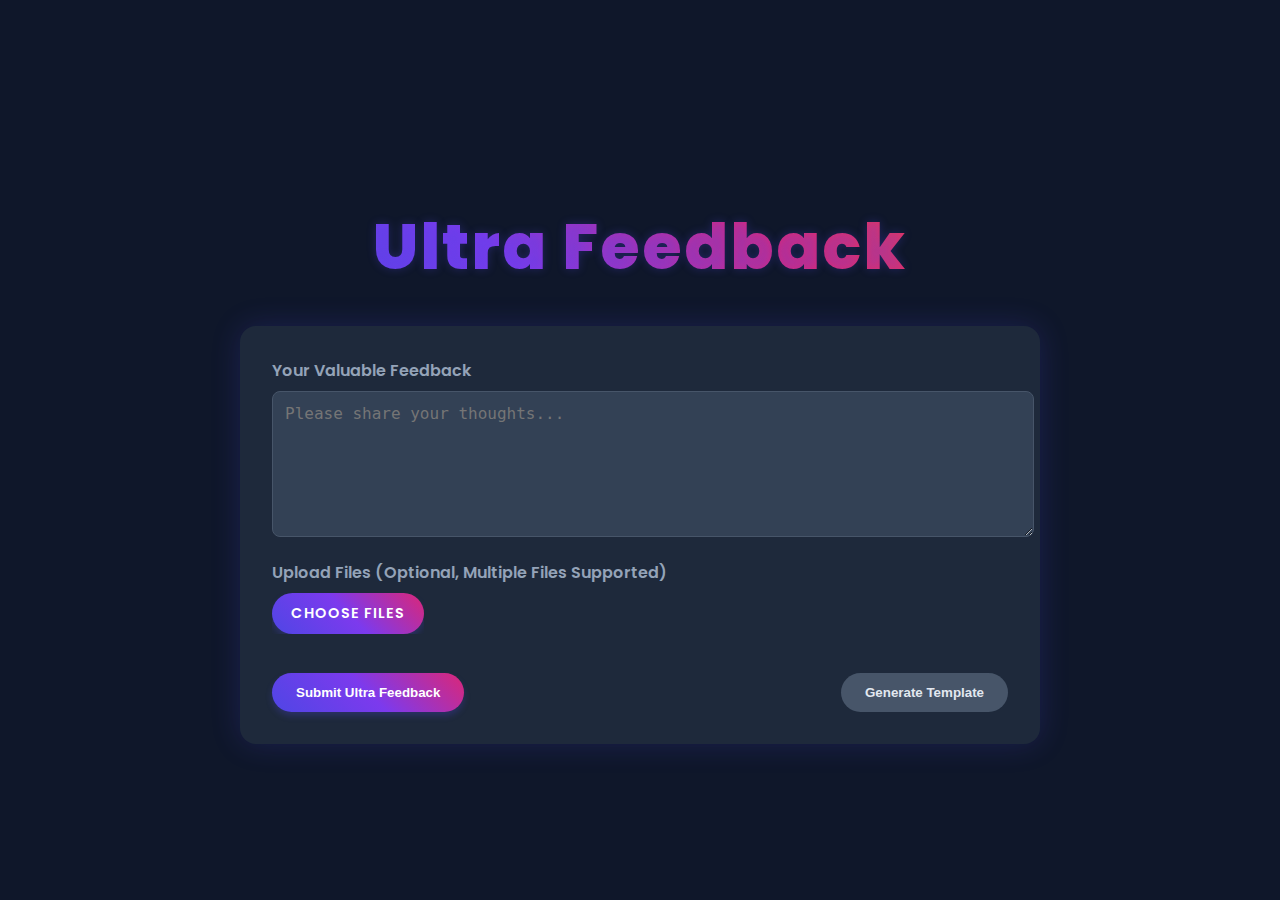
<file: feedback/index.html>
<!DOCTYPE html>
<html lang="en">
<head>
    <meta charset="UTF-8">
    <meta name="viewport" content="width=device-width, initial-scale=1.0">
    <title>Ultra Feedback - Your Voice, Our Future</title>
    <style>
        @import url('https://fonts.googleapis.com/css2?family=Poppins:wght@300;400;600;700;800&display=swap');
        
        body {
            font-family: 'Poppins', sans-serif;
            background-color: #0f172a;
            color: #e2e8f0;
            margin: 0;
            padding: 0;
            display: flex;
            justify-content: center;
            align-items: center;
            min-height: 100vh;
            opacity: 0;
            transition: opacity 1.5s ease-in-out;
        }

        body.fade-in {
            opacity: 1;
        }

        .container {
            width: 100%;
            max-width: 800px;
            padding: 2rem;
            transform: translateY(50px);
            transition: transform 1.5s ease-in-out;
        }

        body.fade-in .container {
            transform: translateY(0);
        }

        h1 {
            font-size: 4rem;
            font-weight: 800;
            text-align: center;
            margin-bottom: 2rem;
            background: linear-gradient(45deg, #4f46e5, #7c3aed, #db2777, #ef4444);
            -webkit-background-clip: text;
            background-clip: text;
            color: transparent;
            animation: gradientMove 8s ease infinite;
            text-shadow: 0 0 10px rgba(79, 70, 229, 0.3);
            letter-spacing: 2px;
        }

        @keyframes gradientMove {
            0% { background-position: 0% 50%; }
            50% { background-position: 100% 50%; }
            100% { background-position: 0% 50%; }
        }

        form {
            background-color: #1e293b;
            border-radius: 1rem;
            padding: 2rem;
            box-shadow: 0 0 30px rgba(79, 70, 229, 0.2);
        }

        label {
            display: block;
            margin-bottom: 0.5rem;
            font-weight: 600;
            color: #94a3b8;
        }

        textarea {
            width: 100%;
            padding: 0.75rem;
            margin-bottom: 1rem;
            background-color: #334155;
            border: 1px solid #475569;
            border-radius: 0.5rem;
            color: #e2e8f0;
            font-size: 1rem;
            resize: vertical;
            min-height: 120px;
        }

        .file-input-container {
            position: relative;
            overflow: hidden;
            display: inline-block;
        }

        .file-input-container input[type="file"] {
            position: absolute;
            left: 0;
            top: 0;
            opacity: 0;
            cursor: pointer;
            width: 100%;
            height: 100%;
        }

        .file-input-button {
            background: linear-gradient(45deg, #4f46e5, #7c3aed, #db2777);
            color: white;
            padding: 0.6rem 1.2rem;
            border-radius: 9999px;
            font-weight: 600;
            cursor: pointer;
            transition: all 0.3s ease;
            display: inline-block;
            box-shadow: 0 4px 6px rgba(79, 70, 229, 0.25);
            text-transform: uppercase;
            letter-spacing: 1px;
            font-size: 0.9rem;
        }

        .file-input-button:hover {
            transform: translateY(-2px) scale(1.05);
            box-shadow: 0 6px 8px rgba(79, 70, 229, 0.3);
            background: linear-gradient(45deg, #4338ca, #6d28d9, #be185d);
        }

        .file-preview-container {
            margin-top: 1rem;
            display: grid;
            grid-template-columns: repeat(auto-fill, minmax(150px, 1fr));
            gap: 1rem;
        }

        .file-preview {
            background-color: #334155;
            border-radius: 0.5rem;
            padding: 0.5rem;
            position: relative;
            min-height: 100px;
            display: flex;
            flex-direction: column;
            align-items: center;
            justify-content: center;
        }

        .file-preview img {
            max-width: 100%;
            max-height: 100px;
            object-fit: cover;
            border-radius: 0.25rem;
        }

        .file-preview .file-icon {
            width: 40px;
            height: 40px;
            margin: 10px 0;
            color: #94a3b8;
        }

        .file-preview .file-name {
            font-size: 0.8rem;
            color: #94a3b8;
            word-break: break-all;
            text-align: center;
            margin-top: 0.5rem;
        }

        .file-preview .delete-file {
            position: absolute;
            top: 0.5rem;
            right: 0.5rem;
            background: transparent;
            color: #e2e8f0;
            border: none;
            width: 2.5rem;
            height: 2.5rem;
            cursor: pointer;
            transition: all 0.3s ease;
            display: flex;
            align-items: center;
            justify-content: center;
            z-index: 10;
        }

        .file-preview .delete-file svg {
            width: 1.5rem;
            height: 1.5rem;
        }

        .file-preview .delete-file:hover {
            transform: scale(1.1);
            color: #ef4444;
        }

        .button-container {
            display: flex;
            justify-content: space-between;
            margin-top: 1rem;
        }

        button[type="submit"] {
            background: linear-gradient(45deg, #4f46e5, #7c3aed, #db2777);
            color: white;
            padding: 0.75rem 1.5rem;
            border: none;
            border-radius: 9999px;
            font-weight: 600;
            cursor: pointer;
            transition: all 0.3s ease;
            box-shadow: 0 4px 6px rgba(79, 70, 229, 0.25);
        }

        button[type="submit"]:hover {
            transform: translateY(-2px);
            box-shadow: 0 6px 8px rgba(79, 70, 229, 0.3);
        }

        button[type="button"] {
            background-color: #475569;
            color: #e2e8f0;
            padding: 0.75rem 1.5rem;
            border: none;
            border-radius: 9999px;
            font-weight: 600;
            cursor: pointer;
            transition: all 0.3s ease;
        }

        button[type="button"]:hover {
            background-color: #64748b;
        }
    </style>
</head>
<body>
    <div class="container">
        <h1>Ultra Feedback</h1>
        <form id="feedbackForm">
            <div>
                <label for="feedback">Your Valuable Feedback</label>
                <textarea id="feedback" name="feedback" placeholder="Please share your thoughts..." required></textarea>
            </div>
            <div>
                <label for="file">Upload Files (Optional, Multiple Files Supported)</label>
                <div class="file-input-container">
                    <input type="file" id="file" name="file" multiple>
                    <span class="file-input-button">Choose Files</span>
                </div>
            </div>
            <div id="filePreviewContainer" class="file-preview-container"></div>
            <div class="button-container">
                <button type="submit">Submit Ultra Feedback</button>
                <button type="button" id="generateTemplate">Generate Template</button>
            </div>
        </form>
    </div>

    <script>
        document.addEventListener('DOMContentLoaded', function() {
            const form = document.getElementById('feedbackForm');
            const fileInput = document.getElementById('file');
            const filePreviewContainer = document.getElementById('filePreviewContainer');
            const generateTemplateBtn = document.getElementById('generateTemplate');
            const feedbackTextarea = document.getElementById('feedback');
            let files = [];

            // Add supreme fade-in effect
            setTimeout(() => {
                document.body.classList.add('fade-in');
            }, 100);

            fileInput.addEventListener('change', function(e) {
                const newFiles = Array.from(e.target.files);
                files = [...files, ...newFiles];
                updateFilePreview();
            });

            function getFileIcon(fileType) {
                if (fileType.startsWith('video/')) {
                    return `<svg xmlns="http://www.w3.org/2000/svg" viewBox="0 0 24 24" fill="none" stroke="currentColor" stroke-width="2" stroke-linecap="round" stroke-linejoin="round">
                        <rect x="2" y="2" width="20" height="20" rx="2.18" ry="2.18"/>
                        <line x1="7" y1="2" x2="7" y2="22"/>
                        <line x1="17" y1="2" x2="17" y2="22"/>
                        <line x1="2" y1="12" x2="22" y2="12"/>
                        <line x1="2" y1="7" x2="7" y2="7"/>
                        <line x1="2" y1="17" x2="7" y2="17"/>
                        <line x1="17" y1="17" x2="22" y2="17"/>
                        <line x1="17" y1="7" x2="22" y2="7"/>
                    </svg>`;
                } else if (fileType.startsWith('audio/')) {
                    return `<svg xmlns="http://www.w3.org/2000/svg" viewBox="0 0 24 24" fill="none" stroke="currentColor" stroke-width="2" stroke-linecap="round" stroke-linejoin="round">
                        <path d="M9 18V5l12-2v13"/>
                        <circle cx="6" cy="18" r="3"/>
                        <circle cx="18" cy="16" r="3"/>
                    </svg>`;
                } else {
                    return `<svg xmlns="http://www.w3.org/2000/svg" viewBox="0 0 24 24" fill="none" stroke="currentColor" stroke-width="2" stroke-linecap="round" stroke-linejoin="round">
                        <path d="M14 2H6a2 2 0 0 0-2 2v16a2 2 0 0 0 2 2h12a2 2 0 0 0 2-2V8z"/>
                        <polyline points="14 2 14 8 20 8"/>
                        <line x1="16" y1="13" x2="8" y2="13"/>
                        <line x1="16" y1="17" x2="8" y2="17"/>
                        <polyline points="10 9 9 9 8 9"/>
                    </svg>`;
                }
            }

            function updateFilePreview() {
                filePreviewContainer.innerHTML = '';
                files.forEach((file, index) => {
                    const preview = document.createElement('div');
                    preview.className = 'file-preview';
                    
                    if (file.type.startsWith('image/')) {
                        const img = document.createElement('img');
                        img.src = URL.createObjectURL(file);
                        img.alt = file.name;
                        preview.appendChild(img);
                    } else {
                        const iconContainer = document.createElement('div');
                        iconContainer.className = 'file-icon';
                        iconContainer.innerHTML = getFileIcon(file.type);
                        preview.appendChild(iconContainer);
                    }

                    const fileName = document.createElement('div');
                    fileName.className = 'file-name';
                    fileName.textContent = file.name;
                    preview.appendChild(fileName);

                    const deleteBtn = document.createElement('button');
                    deleteBtn.className = 'delete-file';
                    deleteBtn.innerHTML = `
                        <svg xmlns="http://www.w3.org/2000/svg" width="24" height="24" viewBox="0 0 24 24" fill="none" stroke="currentColor" stroke-width="2" stroke-linecap="round" stroke-linejoin="round">
                            <line x1="18" y1="6" x2="6" y2="18"></line>
                            <line x1="6" y1="6" x2="18" y2="18"></line>
                        </svg>
                    `;
                    deleteBtn.onclick = function() {
                        files.splice(index, 1);
                        updateFilePreview();
                    };
                    preview.appendChild(deleteBtn);

                    filePreviewContainer.appendChild(preview);
                });
            }

            generateTemplateBtn.addEventListener('click', function() {
                const templates = [
                    "As a loyal user, I'm deeply impressed by [specific feature] of the product. It not only enhances my work efficiency but also brings an unparalleled experience to daily use. However, I believe there's room for further improvement in [certain aspect]. Overall, this is an amazing product, and I look forward to more surprises in the future!",
                    "Having used this product for a while, I must say it has completely transformed my experience in [specific area]. The [standout feature] is particularly excellent, solving a long-standing problem for me. If some optimizations could be made in [suggested improvement area], I believe it would make this product even more perfect. Thank you for the team's tireless efforts, keep up the good work!",
                    "As a tech enthusiast, I've witnessed the constant evolution of this product. The [new feature] in the latest version is refreshing and showcases the team's innovative spirit. However, I look forward to seeing the addition of [expected feature] in future updates. All in all, this is an industry-leading product that sets a new benchmark for future technology!"
                ];
                const randomTemplate = templates[Math.floor(Math.random() * templates.length)];
                feedbackTextarea.value = randomTemplate;
            });

            form.addEventListener('submit', function(e) {
                e.preventDefault();
                const formData = new FormData();
                formData.append('feedback', feedbackTextarea.value);
                files.forEach(file => {
                    formData.append('files[]', file);
                });
                // 创建XMLHttpRequest对象
                var xhr = new XMLHttpRequest();
                
                // 配置请求类型、URL以及是否异步处理
                xhr.open('POST', 'notify.php', true);
                
                // 设置期望的返回数据类型
                xhr.responseType = 'json';
                
                // 当请求完成时执行的回调函数
                xhr.onload = function () {
                    if (xhr.status === 200) {
                        // 请求成功，处理返回的数据
                        console.log('服务器返回的数据：', xhr.response);
                    } else {
                        // 请求失败，处理错误
                        console.error('请求失败，状态码：', xhr.status);
                    }
                };
                
                // 发送FormData对象
                xhr.send(formData);
                
                // This should be the code to send data to the server
                // Since we don't have an actual server, we're just simulating a successful submission
                console.log('Feedback content:', formData.get('feedback'));
                console.log('Uploaded files:', formData.getAll('files[]'));

                alert('Your ultra feedback has been successfully submitted! Thank you for your valuable opinion.');
                form.reset();
                files = [];
                updateFilePreview();
            });
        });
    </script>
</body>
</html>
</file>
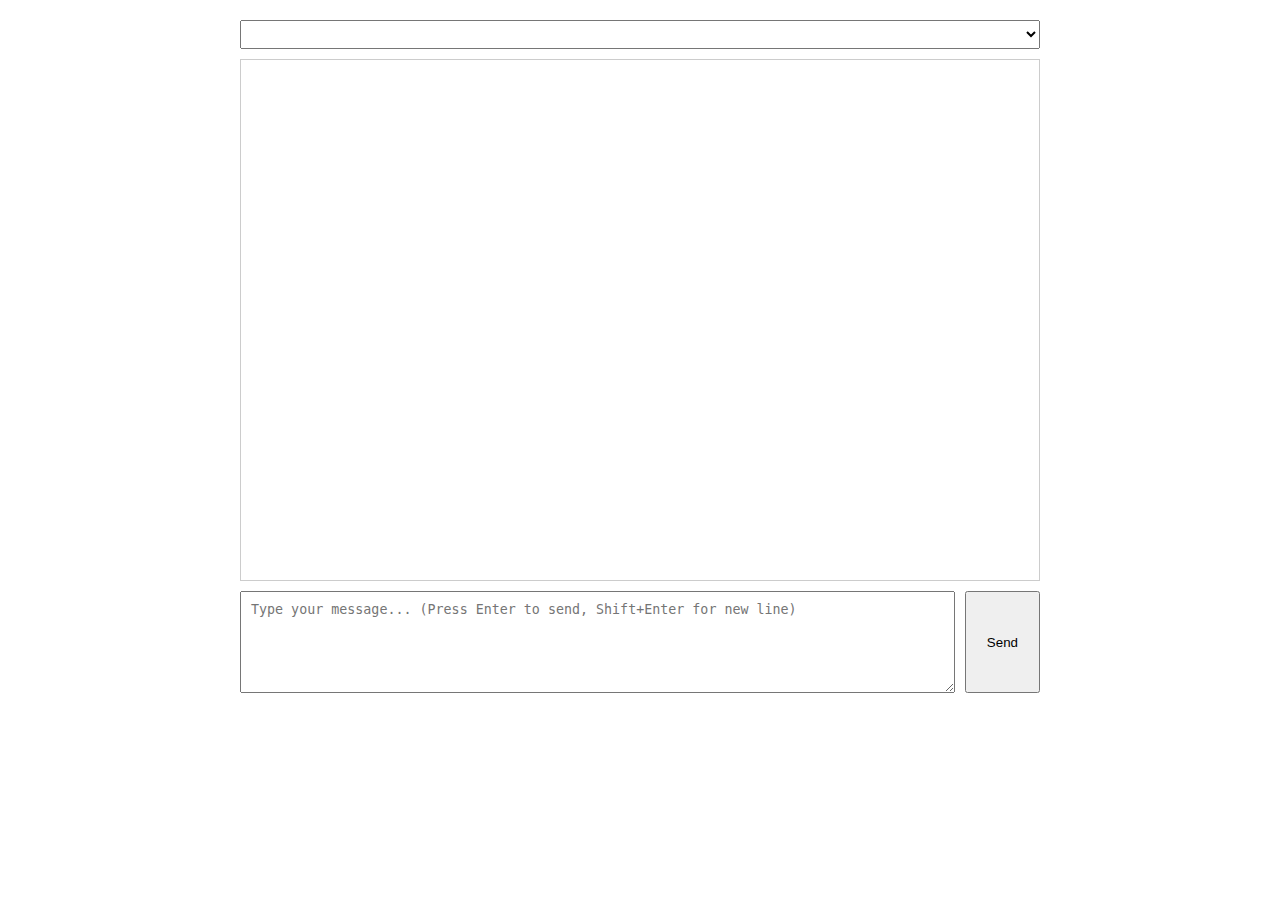
<file: aic.html>
<!DOCTYPE html>
<html>
<head>
    <title>Ollama Chat</title>
    <meta name="viewport" content="width=device-width, initial-scale=1.0">
    <script src="https://cdn.bootcdn.net/ajax/libs/marked/9.1.6/marked.min.js"></script>
    <script src="https://cdn.bootcdn.net/ajax/libs/vConsole/3.15.1/vconsole.min.js"></script>
    <script>
        var vConsole = new VConsole();
        console.log('vConsole is initialized');
    </script>
    <style>
        /* 样式保持不变 */
        @media (max-width: 768px) {
            body { padding: 10px; }
            #input-container { flex-direction: column; }
            #user-input { width: 100%; box-sizing: border-box; }
            button { width: 100%; }
        }
        body {
            max-width: 800px;
            margin: 0 auto;
            padding: 20px;
            font-family: Arial, sans-serif;
        }
        #chat-container {
            height: 500px;
            overflow-y: auto;
            border: 1px solid #ccc;
            padding: 10px;
            margin-bottom: 10px;
        }
        .message {
            margin: 10px 0;
            padding: 10px;
            border-radius: 5px;
        }
        .user-message { background-color: #e3f2fd; }
        .assistant-message { background-color: #f5f5f5; }
        #input-container {
            display: flex;
            gap: 10px;
            margin-bottom: 10px;
        }
        #user-input {
            flex-grow: 1;
            padding: 10px;
            min-height: 80px;
        }
        select {
            padding: 5px;
            margin-bottom: 10px;
            width: 100%;
        }
        button { padding: 10px 20px; }
        pre {
            background-color: #f0f0f0;
            padding: 10px;
            overflow-x: auto;
        }
        code { font-family: monospace; }
        .error { color: red; }
    </style>
</head>
<body>
    <select id="model-select"></select>
    <div id="chat-container"></div>
    <div id="input-container">
        <textarea id="user-input" placeholder="Type your message... (Press Enter to send, Shift+Enter for new line)"></textarea>
        <button onclick="sendMessage()">Send</button>
    </div>

    <script>
        const BASE_URL = 'http://172.16.6.3:5000';
        let currentModel = '';
        
        marked.setOptions({
            breaks: true,
            gfm: true
        });

        async function fetchWithTimeout(resource, options = {}) {
            const { timeout = 8000 } = options;
            
            const controller = new AbortController();
            const id = setTimeout(() => controller.abort(), timeout);
            
            try {
                const response = await fetch(resource, {
                    ...options,
                    signal: controller.signal,
                    mode: 'cors',
                    credentials: 'omit',
                });
                clearTimeout(id);
                return response;
            } catch (error) {
                clearTimeout(id);
                throw error;
            }
        }

        async function fetchModels() {
            try {
                console.log('Fetching models from:', `${BASE_URL}/api/tags`);
                const response = await fetchWithTimeout(`${BASE_URL}/api/tags`, {
                    headers: {
                        'Accept': 'application/json',
                    }
                });
                
                if (!response.ok) {
                    throw new Error(`HTTP error! status: ${response.status}`);
                }
                
                const data = await response.json();
                console.log('Received models:', data);
                
                const select = document.getElementById('model-select');
                select.innerHTML = '';
                
                data.models.forEach(model => {
                    const option = document.createElement('option');
                    option.value = model.name;
                    option.textContent = model.name;
                    select.appendChild(option);
                });
                
                if (data.models.length > 0) {
                    currentModel = data.models[0].name;
                    console.log('Selected model:', currentModel);
                }
            } catch (error) {
                console.error('Error fetching models:', error);
                addMessage(`Error fetching models: ${error.message}`, false);
            }
        }

        function addMessage(content, isUser = false) {
            const chatContainer = document.getElementById('chat-container');
            const messageDiv = document.createElement('div');
            messageDiv.className = `message ${isUser ? 'user-message' : 'assistant-message'}`;
            messageDiv.innerHTML = isUser ? content : marked.parse(content);
            chatContainer.appendChild(messageDiv);
            chatContainer.scrollTop = chatContainer.scrollHeight;
            return messageDiv;
        }

        async function sendMessage() {
            const input = document.getElementById('user-input');
            const message = input.value.trim();
            if (!message) return;

            addMessage(message, true);
            input.value = '';

            const responseDiv = addMessage('', false);
            let fullResponse = '';

            try {
                console.log('Sending message to model:', currentModel);
                const response = await fetchWithTimeout(`${BASE_URL}/api/chat`, {
                    method: 'POST',
                    headers: {
                        'Content-Type': 'application/json',
                        'Accept': 'application/json',
                    },
                    body: JSON.stringify({
                        model: currentModel,
                        messages: [{
                            role: 'user',
                            content: message
                        }],
                        stream: true
                    })
                });

                if (!response.ok) {
                    throw new Error(`HTTP error! status: ${response.status}`);
                }

                const reader = response.body.getReader();
                const decoder = new TextDecoder();

                while (true) {
                    const {value, done} = await reader.read();
                    if (done) break;
                    
                    const chunk = decoder.decode(value);
                    console.log('Received chunk:', chunk);
                    
                    const lines = chunk.split('\n');
                    
                    for (const line of lines) {
                        if (line.trim() === '') continue;
                        try {
                            const data = JSON.parse(line);
                            if (data.message?.content) {
                                fullResponse += data.message.content;
                                responseDiv.innerHTML = marked.parse(fullResponse);
                                responseDiv.scrollIntoView({ behavior: 'smooth', block: 'end' });
                            }
                        } catch (e) {
                            console.error('Error parsing JSON:', e);
                        }
                    }
                }
            } catch (error) {
                console.error('Error:', error);
                responseDiv.innerHTML = `<div class="error">Error: ${error.message}</div>`;
            }
        }

        document.getElementById('model-select').addEventListener('change', (e) => {
            currentModel = e.target.value;
            console.log('Model changed to:', currentModel);
        });

        document.getElementById('user-input').addEventListener('keypress', (e) => {
            if (e.key === 'Enter' && !e.shiftKey) {
                e.preventDefault();
                sendMessage();
            }
        });

        // 启动时获取模型列表
        console.log('Starting application...');
        fetchModels();
    </script>
</body>
</html>
</file>
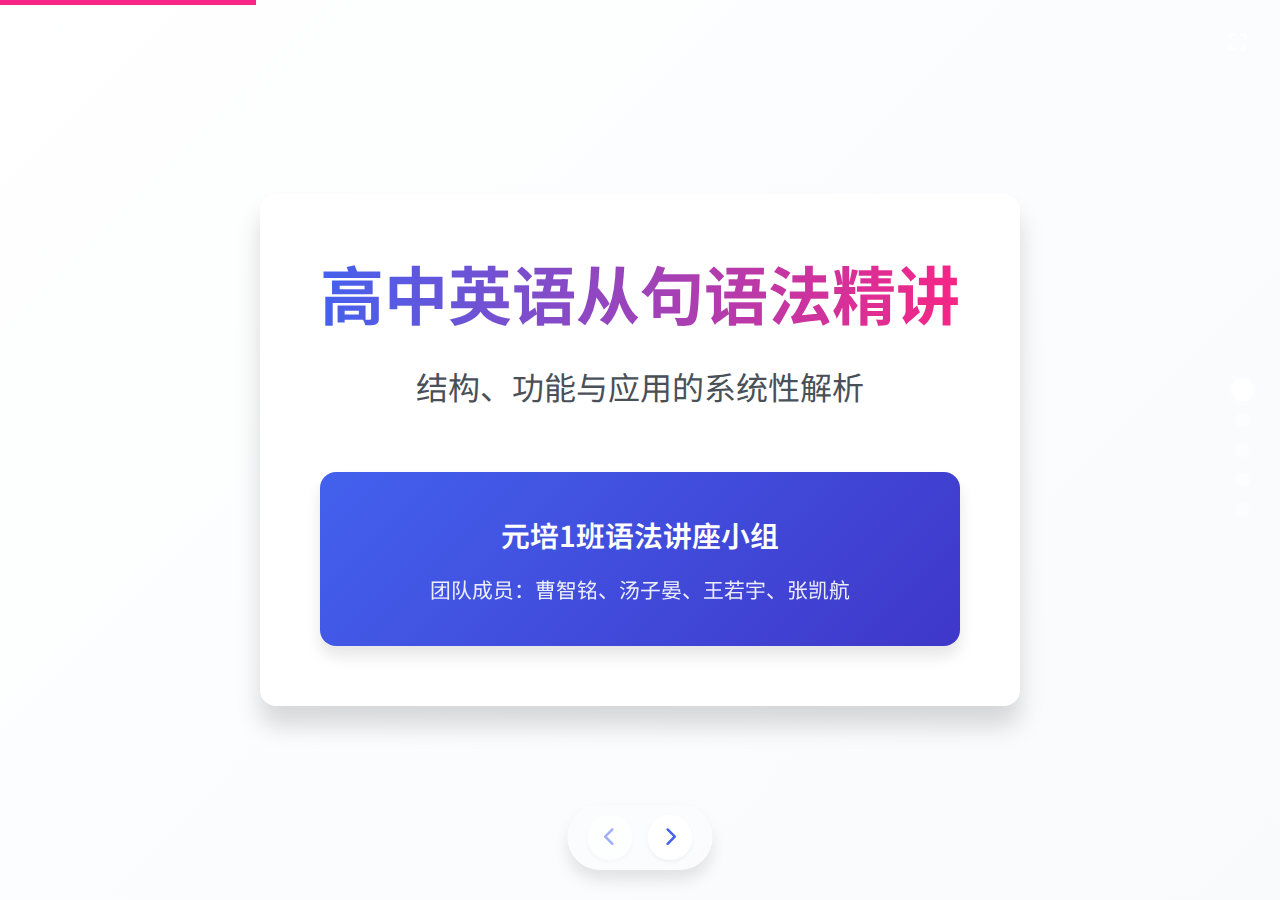
<file: grammar-lecture.html>
<!DOCTYPE html>
<html lang="zh-CN">
<head>
    <meta charset="UTF-8">
    <meta name="viewport" content="width=device-width, initial-scale=1.0">
    <title>高中英语从句语法精讲：结构、功能与应用</title>
    <link href="https://fonts.googleapis.com/css2?family=Noto+Sans+SC:wght@300;400;500;600;700&family=Poppins:wght@400;500;600;700&display=swap" rel="stylesheet">
    <link rel="stylesheet" href="https://cdnjs.cloudflare.com/ajax/libs/font-awesome/6.4.0/css/all.min.css">
    <style>
        :root {
            --primary: #4361ee;
            --primary-light: #4895ef;
            --primary-dark: #3f37c9;
            --secondary: #f72585;
            --accent: #4cc9f0;
            --neutral-100: #f8f9fa;
            --neutral-200: #e9ecef;
            --neutral-300: #dee2e6;
            --neutral-400: #ced4da;
            --neutral-500: #adb5bd;
            --neutral-600: #6c757d;
            --neutral-700: #495057;
            --neutral-800: #343a40;
            --neutral-900: #212529;
            --success: #38b000;
            --warning: #ffaa00;
            --info: #3a86ff;
            --danger: #d90429;
            --transition-slow: 0.5s;
            --transition-medium: 0.3s;
            --transition-fast: 0.15s;
            --border-radius-sm: 0.25rem;
            --border-radius-md: 0.5rem;
            --border-radius-lg: 1rem;
            --border-radius-xl: 2rem;
            --shadow-sm: 0 2px 4px rgba(0,0,0,0.05);
            --shadow-md: 0 4px 6px rgba(0,0,0,0.1);
            --shadow-lg: 0 10px 15px rgba(0,0,0,0.1);
            --shadow-xl: 0 20px 25px rgba(0,0,0,0.15);
        }

        * {
            margin: 0;
            padding: 0;
            box-sizing: border-box;
        }

        body {
            font-family: 'Noto Sans SC', 'Poppins', sans-serif;
            background: linear-gradient(135deg, #4361ee 0%, #3a0ca3 100%);
            min-height: 100vh;
            color: var(--neutral-800);
            line-height: 1.6;
            overflow-x: hidden;
        }

        .presentation-wrapper {
            position: relative;
            width: 100%;
            min-height: 100vh;
            overflow: hidden;
        }

        .slide-controls {
            position: fixed;
            bottom: 30px;
            left: 50%;
            transform: translateX(-50%);
            z-index: 100;
            display: flex;
            gap: 15px;
            background: rgba(255, 255, 255, 0.2);
            backdrop-filter: blur(10px);
            padding: 10px 20px;
            border-radius: 50px;
            box-shadow: var(--shadow-lg);
        }

        .control-btn {
            background: white;
            border: none;
            width: 45px;
            height: 45px;
            border-radius: 50%;
            display: flex;
            align-items: center;
            justify-content: center;
            cursor: pointer;
            font-size: 1.2rem;
            color: var(--primary);
            transition: all var(--transition-medium);
            box-shadow: var(--shadow-sm);
        }

        .control-btn:hover {
            background: var(--primary);
            color: white;
            transform: translateY(-3px);
            box-shadow: var(--shadow-md);
        }

        .control-btn:active {
            transform: translateY(0);
        }

        .control-btn.disabled {
            opacity: 0.5;
            cursor: not-allowed;
        }

        .progress-bar {
            position: fixed;
            top: 0;
            left: 0;
            height: 5px;
            background: var(--secondary);
            z-index: 1000;
            transition: width var(--transition-medium) ease-out;
        }

        .slide {
            position: absolute;
            top: 0;
            left: 0;
            width: 100%;
            height: 100vh;
            display: flex;
            flex-direction: column;
            justify-content: center;
            padding: 40px;
            transition: transform 0.8s cubic-bezier(0.77, 0, 0.175, 1), opacity 0.8s ease;
            opacity: 0;
            transform: translateX(100%);
            z-index: 1;
        }

        .slide.active {
            opacity: 1;
            transform: translateX(0);
            z-index: 2;
        }

        .slide.prev {
            transform: translateX(-100%);
            z-index: 1;
        }

        .slide-inner {
            max-width: 1400px;
            margin: 0 auto;
            width: 100%;
            height: 100%;
            display: flex;
            flex-direction: column;
            justify-content: center;
        }

        /* Title Slide */
        .title-slide {
            background: linear-gradient(135deg, #ffffff 0%, #f8fafc 100%);
            text-align: center;
        }

        .title-content {
            max-width: 1000px;
            margin: 0 auto;
            padding: 60px;
            border-radius: var(--border-radius-lg);
            background: white;
            box-shadow: var(--shadow-xl);
            transform: translateY(0);
            transition: transform 0.5s ease;
        }

        .title-slide.active .title-content {
            animation: float 6s ease-in-out infinite;
        }

        @keyframes float {
            0% { transform: translateY(0px); }
            50% { transform: translateY(-20px); }
            100% { transform: translateY(0px); }
        }

        .main-title {
            font-size: 5rem;
            font-weight: 700;
            color: var(--primary);
            margin-bottom: 30px;
            line-height: 1.2;
            background: linear-gradient(to right, var(--primary), var(--secondary));
            -webkit-background-clip: text;
            -webkit-text-fill-color: transparent;
            background-clip: text;
            text-fill-color: transparent;
        }

        .subtitle {
            font-size: 2rem;
            color: var(--neutral-700);
            margin-bottom: 60px;
            font-weight: 400;
        }

        .presenter-info {
            background: linear-gradient(135deg, var(--primary), var(--primary-dark));
            color: white;
            padding: 40px;
            border-radius: var(--border-radius-lg);
            font-size: 1.5rem;
            box-shadow: var(--shadow-lg);
            margin-top: 40px;
            transform: translateY(50px);
            opacity: 0;
            transition: all 0.8s ease 0.5s;
        }

        .title-slide.active .presenter-info {
            transform: translateY(0);
            opacity: 1;
        }

        .presenter-info .team {
            font-weight: 600;
            margin-bottom: 15px;
            font-size: 1.8rem;
        }

        .presenter-info .members {
            opacity: 0.9;
            font-size: 1.3rem;
        }

        /* Content Slides */
        .content-slide {
            background: white;
            overflow-y: auto;
            display: flex;
            flex-direction: column;
        }

        .slide-header {
            background: linear-gradient(135deg, var(--primary-dark), var(--primary));
            color: white;
            padding: 40px 60px;
            border-radius: var(--border-radius-lg) var(--border-radius-lg) 0 0;
            margin-bottom: 30px;
            box-shadow: var(--shadow-lg);
            transform: translateY(-50px);
            opacity: 0;
            transition: all 0.6s ease;
        }

        .content-slide.active .slide-header {
            transform: translateY(0);
            opacity: 1;
        }

        .slide-title {
            font-size: 3.5rem;
            font-weight: 700;
            display: flex;
            align-items: center;
            gap: 20px;
        }

        .slide-icon {
            font-size: 3rem;
        }

        .slide-body {
            flex: 1;
            padding: 0 60px 60px;
            overflow-y: auto;
            opacity: 0;
            transform: translateY(30px);
            transition: all 0.6s ease 0.3s;
        }

        .content-slide.active .slide-body {
            opacity: 1;
            transform: translateY(0);
        }

        /* Section Styling */
        .section {
            margin-bottom: 60px;
            opacity: 0;
            transform: translateY(30px);
            transition: all 0.5s ease;
        }

        .content-slide.active .section {
            opacity: 1;
            transform: translateY(0);
        }

        .content-slide.active .section:nth-child(1) { transition-delay: 0.4s; }
        .content-slide.active .section:nth-child(2) { transition-delay: 0.6s; }
        .content-slide.active .section:nth-child(3) { transition-delay: 0.8s; }
        .content-slide.active .section:nth-child(4) { transition-delay: 1s; }
        .content-slide.active .section:nth-child(5) { transition-delay: 1.2s; }

        .section-title {
            font-size: 2.8rem;
            color: var(--primary);
            margin-bottom: 30px;
            padding-bottom: 15px;
            border-bottom: 4px solid var(--primary-light);
            font-weight: 600;
            display: flex;
            align-items: center;
            gap: 15px;
        }

        .section-icon {
            color: var(--primary);
        }

        .definition-box {
            background: linear-gradient(135deg, #e6f1ff, #d4e5ff);
            border-left: 6px solid var(--primary);
            padding: 35px;
            margin: 40px 0;
            border-radius: var(--border-radius-lg);
            font-size: 1.5rem;
            box-shadow: var(--shadow-md);
            position: relative;
            overflow: hidden;
        }

        .definition-box::before {
            content: '"';
            position: absolute;
            top: -30px;
            left: 10px;
            font-size: 150px;
            color: rgba(67, 97, 238, 0.1);
            font-family: serif;
        }

        .key-points {
            background: var(--neutral-100);
            border-radius: var(--border-radius-lg);
            padding: 35px;
            margin: 30px 0;
            border: 2px solid var(--neutral-300);
            box-shadow: var(--shadow-md);
            transition: transform var(--transition-medium);
        }

        .key-points:hover {
            transform: translateY(-5px);
            box-shadow: var(--shadow-lg);
        }

        .key-points h4 {
            font-size: 2rem;
            color: var(--primary-dark);
            margin-bottom: 25px;
            font-weight: 600;
            display: flex;
            align-items: center;
            gap: 10px;
        }

        .key-points h4::before {
            content: '\f0eb';
            font-family: 'Font Awesome 6 Free';
            font-weight: 900;
            color: var(--primary);
        }

        .point-list {
            list-style: none;
            padding: 0;
        }

        .point-list li {
            font-size: 1.4rem;
            margin-bottom: 20px;
            padding-left: 35px;
            position: relative;
            line-height: 1.7;
        }

        .point-list li::before {
            content: "\f30b";
            font-family: 'Font Awesome 6 Free';
            font-weight: 900;
            position: absolute;
            left: 0;
            color: var(--primary);
        }

        .example-box {
            background: linear-gradient(135deg, #fff9db, #ffe8cc);
            border-left: 6px solid var(--warning);
            padding: 35px;
            margin: 30px 0;
            border-radius: var(--border-radius-lg);
            box-shadow: var(--shadow-md);
            position: relative;
            transition: transform var(--transition-medium);
        }

        .example-box:hover {
            transform: translateY(-5px);
            box-shadow: var(--shadow-lg);
        }

        .example-title {
            font-size: 1.8rem;
            font-weight: 600;
            color: #92400e;
            margin-bottom: 25px;
            display: flex;
            align-items: center;
            gap: 10px;
        }

        .example-title::before {
            content: '\f02b';
            font-family: 'Font Awesome 6 Free';
            font-weight: 900;
            color: var(--warning);
        }

        .example-list {
            list-style: none;
            padding: 0;
        }

        .example-list li {
            font-size: 1.4rem;
            margin-bottom: 15px;
            padding: 15px 20px;
            background: rgba(255, 255, 255, 0.7);
            border-radius: var(--border-radius-md);
            border-left: 3px solid var(--warning);
            transition: all var(--transition-medium);
        }

        .example-list li:hover {
            background: rgba(255, 255, 255, 0.9);
            transform: translateX(5px);
            box-shadow: var(--shadow-sm);
        }

        .highlight {
            background: linear-gradient(120deg, var(--primary-light) 0%, var(--primary) 100%);
            color: white;
            padding: 3px 10px;
            border-radius: var(--border-radius-sm);
            font-weight: 600;
            display: inline-block;
            line-height: 1.5;
        }

        .note-box {
            background: linear-gradient(135deg, #ecfdf5, #d1fae5);
            border-left: 6px solid var(--success);
            padding: 30px;
            margin: 30px 0;
            border-radius: var(--border-radius-lg);
            box-shadow: var(--shadow-md);
            position: relative;
            transition: transform var(--transition-medium);
        }

        .note-box:hover {
            transform: translateY(-5px);
            box-shadow: var(--shadow-lg);
        }

        .note-title {
            font-size: 1.6rem;
            font-weight: 600;
            color: #065f46;
            margin-bottom: 15px;
            display: flex;
            align-items: center;
            gap: 10px;
        }

        .note-title::before {
            content: '\f05a';
            font-family: 'Font Awesome 6 Free';
            font-weight: 900;
            color: var(--success);
        }

        .note-content {
            font-size: 1.3rem;
            color: #047857;
        }

        .comparison-table {
            width: 100%;
            border-collapse: separate;
            border-spacing: 0;
            margin: 40px 0;
            font-size: 1.3rem;
            box-shadow: var(--shadow-lg);
            border-radius: var(--border-radius-lg);
            overflow: hidden;
        }

        .comparison-table th {
            background: linear-gradient(135deg, var(--primary-dark), var(--primary));
            color: white;
            padding: 25px;
            text-align: left;
            font-weight: 600;
            font-size: 1.5rem;
        }

        .comparison-table td {
            padding: 20px 25px;
            border-bottom: 1px solid var(--neutral-300);
            background: white;
            transition: all var(--transition-fast);
        }

        .comparison-table tr:hover td {
            background: var(--neutral-100);
        }

        .comparison-table tr:last-child td {
            border-bottom: none;
        }

        .comparison-table tr:nth-child(even) td {
            background: var(--neutral-100);
        }

        .comparison-table tr:nth-child(even):hover td {
            background: var(--neutral-200);
        }

        .presenter-credit {
            text-align: right;
            margin-top: 60px;
            padding: 25px;
            background: linear-gradient(135deg, var(--neutral-100), var(--neutral-200));
            border-radius: var(--border-radius-lg);
            font-size: 1.4rem;
            color: var(--neutral-700);
            box-shadow: var(--shadow-md);
        }

        .presenter-name {
            font-weight: 600;
            color: var(--primary);
        }

        /* Navigation Menu */
        .nav-menu {
            position: fixed;
            top: 50%;
            right: 30px;
            transform: translateY(-50%);
            z-index: 100;
            display: flex;
            flex-direction: column;
            gap: 15px;
        }

        .nav-dot {
            width: 15px;
            height: 15px;
            border-radius: 50%;
            background: rgba(255, 255, 255, 0.5);
            cursor: pointer;
            transition: all var(--transition-medium);
            position: relative;
        }

        .nav-dot::before {
            content: attr(data-tooltip);
            position: absolute;
            right: 25px;
            top: 50%;
            transform: translateY(-50%);
            background: rgba(0, 0, 0, 0.8);
            color: white;
            padding: 5px 10px;
            border-radius: var(--border-radius-sm);
            font-size: 0.9rem;
            white-space: nowrap;
            opacity: 0;
            pointer-events: none;
            transition: all var(--transition-medium);
        }

        .nav-dot:hover::before {
            opacity: 1;
            right: 30px;
        }

        .nav-dot.active {
            background: white;
            transform: scale(1.5);
            box-shadow: 0 0 10px rgba(255, 255, 255, 0.8);
        }

        /* Responsive Design */
        @media (max-width: 1400px) {
            .main-title {
                font-size: 4rem;
            }
            .slide-title {
                font-size: 3rem;
            }
            .section-title {
                font-size: 2.4rem;
            }
            .definition-box, .key-points, .example-box, .note-box {
                padding: 25px;
            }
            .point-list li, .example-list li {
                font-size: 1.3rem;
            }
        }

        @media (max-width: 992px) {
            .slide {
                padding: 30px;
            }
            .slide-header {
                padding: 30px 40px;
            }
            .slide-body {
                padding: 0 40px 40px;
            }
            .main-title {
                font-size: 3.5rem;
            }
            .subtitle {
                font-size: 1.8rem;
            }
            .slide-title {
                font-size: 2.5rem;
            }
            .section-title {
                font-size: 2rem;
            }
            .nav-menu {
                right: 15px;
            }
            .slide-controls {
                bottom: 20px;
            }
        }

        @media (max-width: 768px) {
            .slide {
                padding: 20px;
                height: auto;
                min-height: 100vh;
            }
            .slide-header {
                padding: 25px 30px;
            }
            .slide-body {
                padding: 0 30px 30px;
            }
            .main-title {
                font-size: 2.8rem;
            }
            .subtitle {
                font-size: 1.5rem;
                margin-bottom: 40px;
            }
            .presenter-info {
                padding: 25px;
            }
            .presenter-info .team {
                font-size: 1.5rem;
            }
            .presenter-info .members {
                font-size: 1.1rem;
            }
            .slide-title {
                font-size: 2.2rem;
            }
            .section-title {
                font-size: 1.8rem;
            }
            .definition-box, .key-points, .example-box, .note-box {
                padding: 20px;
                font-size: 1.2rem;
            }
            .point-list li, .example-list li {
                font-size: 1.1rem;
                padding-left: 25px;
            }
            .nav-menu {
                display: none;
            }
            .control-btn {
                width: 40px;
                height: 40px;
            }
        }

        /* Print Styles */
        @media print {
            .slide {
                position: relative;
                transform: none !important;
                opacity: 1 !important;
                page-break-after: always;
                height: auto;
                min-height: auto;
            }
            .nav-menu, .slide-controls, .progress-bar {
                display: none;
            }
        }

        /* Animations */
        @keyframes fadeInUp {
            from {
                opacity: 0;
                transform: translateY(30px);
            }
            to {
                opacity: 1;
                transform: translateY(0);
            }
        }

        @keyframes fadeInRight {
            from {
                opacity: 0;
                transform: translateX(-30px);
            }
            to {
                opacity: 1;
                transform: translateX(0);
            }
        }

        @keyframes pulse {
            0% { transform: scale(1); }
            50% { transform: scale(1.05); }
            100% { transform: scale(1); }
        }

        .pulse-animation {
            animation: pulse 2s infinite;
        }

        /* Fullscreen mode */
        .fullscreen-btn {
            position: fixed;
            top: 20px;
            right: 20px;
            background: rgba(255, 255, 255, 0.2);
            border: none;
            width: 45px;
            height: 45px;
            border-radius: 50%;
            display: flex;
            align-items: center;
            justify-content: center;
            cursor: pointer;
            font-size: 1.2rem;
            color: white;
            transition: all var(--transition-medium);
            backdrop-filter: blur(5px);
            z-index: 1000;
        }

        .fullscreen-btn:hover {
            background: rgba(255, 255, 255, 0.4);
            transform: scale(1.1);
        }

        /* Dark mode toggle */
        .theme-toggle {
            position: fixed;
            top: 20px;
            left: 20px;
            background: rgba(255, 255, 255, 0.2);
            border: none;
            width: 45px;
            height: 45px;
            border-radius: 50%;
            display: flex;
            align-items: center;
            justify-content: center;
            cursor: pointer;
            font-size: 1.2rem;
            color: white;
            transition: all var(--transition-medium);
            backdrop-filter: blur(5px);
            z-index: 1000;
        }

        .theme-toggle:hover {
            background: rgba(255, 255, 255, 0.4);
            transform: scale(1.1);
        }

        /* Dark theme */
        body.dark-theme {
            background: linear-gradient(135deg, #1a1a2e 0%, #16213e 100%);
        }

        body.dark-theme .title-slide {
            background: linear-gradient(135deg, #16213e 0%, #1a1a2e 100%);
        }

        body.dark-theme .title-content {
            background: #0f3460;
        }

        body.dark-theme .main-title {
            background: linear-gradient(to right, var(--accent), var(--secondary));
            -webkit-background-clip: text;
            -webkit-text-fill-color: transparent;
            background-clip: text;
        }

        body.dark-theme .subtitle {
            color: var(--neutral-300);
        }

        body.dark-theme .content-slide {
            background: #0f3460;
            color: var(--neutral-200);
        }

        body.dark-theme .slide-header {
            background: linear-gradient(135deg, #16213e, #1a1a2e);
        }

        body.dark-theme .section-title {
            color: var(--accent);
            border-bottom-color: var(--accent);
        }

        body.dark-theme .section-icon {
            color: var(--accent);
        }

        body.dark-theme .definition-box {
            background: linear-gradient(135deg, #16213e, #0f3460);
            border-left-color: var(--accent);
        }

        body.dark-theme .key-points {
            background: #16213e;
            border-color: #0f3460;
        }

        body.dark-theme .key-points h4 {
            color: var(--accent);
        }

        body.dark-theme .example-box {
            background: linear-gradient(135deg, #16213e, #0f3460);
            border-left-color: var(--warning);
        }

        body.dark-theme .example-list li {
            background: rgba(22, 33, 62, 0.7);
        }

        body.dark-theme .example-list li:hover {
            background: rgba(22, 33, 62, 0.9);
        }

        body.dark-theme .note-box {
            background: linear-gradient(135deg, #16213e, #0f3460);
            border-left-color: var(--success);
        }

        body.dark-theme .comparison-table th {
            background: linear-gradient(135deg, #16213e, #0f3460);
        }

        body.dark-theme .comparison-table td {
            background: #16213e;
            border-bottom-color: #0f3460;
        }

        body.dark-theme .comparison-table tr:nth-child(even) td {
            background: #1a1a2e;
        }

        body.dark-theme .comparison-table tr:nth-child(even):hover td {
            background: #0f3460;
        }

        body.dark-theme .presenter-credit {
            background: linear-gradient(135deg, #16213e, #1a1a2e);
            color: var(--neutral-400);
        }

        body.dark-theme .presenter-name {
            color: var(--accent);
        }

        body.dark-theme .control-btn {
            background: #16213e;
            color: var(--accent);
        }

        body.dark-theme .control-btn:hover {
            background: var(--accent);
            color: #16213e;
        }
    </style>
</head>
<body>
    <div class="progress-bar" id="progressBar"></div>
    
    <button class="fullscreen-btn" id="fullscreenBtn" title="全屏模式">
        <i class="fas fa-expand"></i>
    </button>
    
    <button class="theme-toggle" id="themeToggle" title="切换主题">
        <i class="fas fa-moon"></i>
    </button>
    
    <div class="nav-menu" id="navMenu">
        <!-- Navigation dots will be added by JavaScript -->
    </div>
    
    <div class="presentation-wrapper" id="presentation">
        <!-- 标题幻灯片 -->
        <div class="slide title-slide active" id="slide-0">
            <div class="slide-inner">
                <div class="title-content">
                    <h1 class="main-title">高中英语从句语法精讲</h1>
                    <p class="subtitle">结构、功能与应用的系统性解析</p>
                    <div class="presenter-info">
                        <div class="team">元培1班语法讲座小组</div>
                        <div class="members">团队成员：曹智铭、汤子晏、王若宇、张凯航</div>
                    </div>
                </div>
            </div>
        </div>

        <!-- 名词性从句 -->
        <div class="slide content-slide" id="slide-1">
            <div class="slide-inner">
                <div class="slide-header">
                    <h2 class="slide-title">
                        <i class="slide-icon fas fa-cubes"></i>
                        名词性从句 (Nominal Clauses)
                    </h2>
                </div>
                <div class="slide-body">
                    <div class="definition-box">
                        <strong>核心概念：</strong>名词性从句在复合句中充当<strong>名词</strong>的句法功能，可作主语、宾语、表语和同位语，是构建复杂句式的重要语法工具。掌握名词性从句有助于提升语言表达的准确性和复杂性。
                    </div>

                    <div class="section">
                        <h3 class="section-title">
                            <i class="section-icon fas fa-heading"></i>
                            1. 主语从句 (Subject Clause)
                        </h3>
                        
                        <div class="key-points">
                            <h4>结构特点与语法规则</h4>
                            <ul class="point-list">
                                <li><strong>句法功能：</strong>在句中充当主语，说明"什么事"或"谁"是句子讨论的核心</li>
                                <li><strong>谓语一致性：</strong>谓语动词通常使用单数形式，体现主语从句的整体性</li>
                                <li><strong>形式主语：</strong>当从句较长时，常用形式主语 <span class="highlight">it</span> 置于句首，真正主语后置</li>
                                <li><strong>语序特点：</strong>从句内部使用陈述语序，不可倒装</li>
                            </ul>
                        </div>

                        <div class="example-box">
                            <div class="example-title">典型例句分析</div>
                            <ul class="example-list">
                                <li><span class="highlight">That he passed the exam</span> surprised everyone.</li>
                                <li>It is obvious <span class="highlight">that honesty is the best policy</span>.</li>
                                <li><span class="highlight">What he said at the meeting</span> makes perfect sense.</li>
                            </ul>
                        </div>

                        <div class="note-box">
                            <div class="note-title">重要提醒</div>
                            <div class="note-content">主语从句中的that绝对不可省略，这是区别于宾语从句的重要特征。</div>
                        </div>
                    </div>

                    <div class="section">
                        <h3 class="section-title">
                            <i class="section-icon fas fa-list-alt"></i>
                            2. 宾语从句 (Object Clause)
                        </h3>
                        
                        <div class="key-points">
                            <h4>功能与位置</h4>
                            <ul class="point-list">
                                <li><strong>动词宾语：</strong>充当及物动词的直接宾语</li>
                                <li><strong>介词宾语：</strong>充当介词的宾语（注意：that从句不能作介词宾语）</li>
                                <li><strong>形容词宾语：</strong>充当某些形容词（如sure, glad, sorry等）的宾语</li>
                            </ul>
                        </div>

                        <div class="example-box">
                            <div class="example-title">分类例句展示</div>
                            <ul class="example-list">
                                <li>I believe <span class="highlight">(that) she is telling the truth</span>.</li>
                                <li>We are discussing <span class="highlight">what we should do next</span>.</li>
                                <li>It depends on <span class="highlight">whether you are willing to try</span>.</li>
                            </ul>
                        </div>
                    </div>

                    <div class="section">
                        <h3 class="section-title">
                            <i class="section-icon fas fa-info-circle"></i>
                            3. 表语从句 (Predicative Clause)
                        </h3>
                        
                        <div class="key-points">
                            <h4>基本特征</h4>
                            <ul class="point-list">
                                <li><strong>位置固定：</strong>位于系动词（be, seem, appear, look等）之后</li>
                                <li><strong>功能作用：</strong>对主语进行解释、说明或补充</li>
                                <li><strong>引导词特点：</strong>that不可省略，常用whether而非if</li>
                            </ul>
                        </div>

                        <div class="example-box">
                            <div class="example-title">实用例句</div>
                            <ul class="example-list">
                                <li>The truth is <span class="highlight">that we need more preparation time</span>.</li>
                                <li>My concern is <span class="highlight">whether he can handle the pressure</span>.</li>
                                <li>The question remains <span class="highlight">how we can improve efficiency</span>.</li>
                            </ul>
                        </div>
                    </div>

                    <div class="section">
                        <h3 class="section-title">
                            <i class="section-icon fas fa-quote-right"></i>
                            4. 同位语从句 (Appositive Clause)
                        </h3>
                        
                        <div class="key-points">
                            <h4>核心特征</h4>
                            <ul class="point-list">
                                <li><strong>修饰对象：</strong>对前面的抽象名词进行具体内容的解释说明</li>
                                <li><strong>常见先行词：</strong>fact, news, idea, hope, thought, question, order, problem, belief等</li>
                                <li><strong>引导词特点：</strong>that在从句中不作任何成分，纯粹起连接作用，不可省略</li>
                            </ul>
                        </div>

                        <div class="example-box">
                            <div class="example-title">典型应用</div>
                            <ul class="example-list">
                                <li>The news <span class="highlight">that our team won the championship</span> excited everyone.</li>
                                <li>I have no idea <span class="highlight">when he will return from his trip</span>.</li>
                                <li>The fact <span class="highlight">that she speaks five languages fluently</span> is impressive.</li>
                            </ul>
                        </div>
                    </div>

                    <div class="presenter-credit">
                        本部分讲解：<span class="presenter-name">王若宇</span>
                    </div>
                </div>
            </div>
        </div>

        <!-- 定语从句 -->
        <div class="slide content-slide" id="slide-2">
            <div class="slide-inner">
                <div class="slide-header">
                    <h2 class="slide-title">
                        <i class="slide-icon fas fa-brush"></i>
                        定语从句 (Attributive Clauses)
                    </h2>
                </div>
                <div class="slide-body">
                    <div class="definition-box">
                        <strong>核心概念：</strong>定语从句在复合句中充当<strong>形容词</strong>功能，修饰其前面的名词或代词（先行词），使句子表达更加精确、生动。定语从句是英语中最重要的修饰性结构之一。
                    </div>

                    <div class="section">
                        <h3 class="section-title">
                            <i class="section-icon fas fa-filter"></i>
                            1. 限制性定语从句
                        </h3>
                        
                        <div class="key-points">
                            <h4>基本特征</h4>
                            <ul class="point-list">
                                <li><strong>功能作用：</strong>对先行词进行必要的限制或限定，缺少则影响句意</li>
                                <li><strong>标点规则：</strong>与主句之间不用逗号分隔</li>
                                <li><strong>语义特点：</strong>提供关键信息，不可随意删除</li>
                            </ul>
                        </div>

                        <div class="example-box">
                            <div class="example-title">实例分析</div>
                            <ul class="example-list">
                                <li>The student <span class="highlight">who studies diligently</span> will achieve success.</li>
                                <li>This is the book <span class="highlight">that changed my perspective</span>.</li>
                                <li>People <span class="highlight">who live in glass houses</span> shouldn't throw stones.</li>
                            </ul>
                        </div>
                    </div>

                    <div class="section">
                        <h3 class="section-title">
                            <i class="section-icon fas fa-plus-square"></i>
                            2. 非限制性定语从句
                        </h3>
                        
                        <div class="key-points">
                            <h4>核心特征</h4>
                            <ul class="point-list">
                                <li><strong>功能作用：</strong>对先行词进行补充说明，删除不影响主句基本意义</li>
                                <li><strong>标点规则：</strong>必须用逗号与主句分隔</li>
                                <li><strong>引导词限制：</strong>不能使用that，常用which, who, whose等</li>
                            </ul>
                        </div>

                        <div class="example-box">
                            <div class="example-title">对比示例</div>
                            <ul class="example-list">
                                <li>My father, <span class="highlight">who is a renowned doctor</span>, works at the city hospital.</li>
                                <li>Beijing, <span class="highlight">which is the capital of China</span>, has a rich cultural heritage.</li>
                                <li>Shakespeare, <span class="highlight">whose works are world-famous</span>, lived in the 16th century.</li>
                            </ul>
                        </div>
                    </div>

                    <div class="section">
                        <h3 class="section-title">
                            <i class="section-icon fas fa-link"></i>
                            3. 关系代词与关系副词
                        </h3>
                        
                        <div class="key-points">
                            <h4>关系代词</h4>
                            <ul class="point-list">
                                <li><strong>who/whom：</strong>指人。who作主语或宾语，whom作宾语</li>
                                <li><strong>which：</strong>指物或事件，作主语或宾语</li>
                                <li><strong>that：</strong>指人或物，作主语或宾语，不可用于非限制性定语从句</li>
                                <li><strong>whose：</strong>指人或物，作定语，表示所属关系</li>
                            </ul>
                        </div>

                        <div class="key-points">
                            <h4>关系副词</h4>
                            <ul class="point-list">
                                <li><strong>where：</strong>指地点，在从句中作地点状语</li>
                                <li><strong>when：</strong>指时间，在从句中作时间状语</li>
                                <li><strong>why：</strong>指原因，在从句中作原因状语</li>
                            </ul>
                        </div>

                        <div class="note-box">
                            <div class="note-title">转换技巧</div>
                            <div class="note-content">关系副词可以转换为"介词 + which"的形式：where = in/at/on which, when = in/on/at which, why = for which。</div>
                        </div>
                    </div>

                    <div class="presenter-credit">
                        本部分讲解：<span class="presenter-name">张凯航</span>
                    </div>
                </div>
            </div>
        </div>

        <!-- 状语从句 -->
        <div class="slide content-slide" id="slide-3">
            <div class="slide-inner">
                <div class="slide-header">
                    <h2 class="slide-title">
                        <i class="slide-icon fas fa-map-marked-alt"></i>
                        状语从句 (Adverbial Clauses)
                    </h2>
                </div>
                <div class="slide-body">
                    <div class="definition-box">
                        <strong>核心概念：</strong>状语从句在复合句中充当<strong>副词</strong>功能，修饰主句中的动词、形容词、副词或整个句子，说明动作发生的时间、地点、原因、条件、让步、目的、结果、方式、比较等情况，是表达复杂逻辑关系的重要语法工具。
                    </div>

                    <div class="section">
                        <h3 class="section-title">
                            <i class="section-icon fas fa-clock"></i>
                            1. 时间状语从句
                        </h3>
                        
                        <div class="key-points">
                            <h4>引导词分类</h4>
                            <ul class="point-list">
                                <li><strong>基本引导词：</strong>when, while, as, before, after, until/till, since</li>
                                <li><strong>复合引导词：</strong>as soon as, the moment, no sooner...than, hardly...when</li>
                                <li><strong>特殊引导词：</strong>once, by the time, every time, each time</li>
                            </ul>
                        </div>

                        <div class="example-box">
                            <div class="example-title">时间关系表达</div>
                            <ul class="example-list">
                                <li><span class="highlight">When the bell rings</span>, students rush out of the classroom.</li>
                                <li>He has been studying English <span class="highlight">since he was five years old</span>.</li>
                                <li><span class="highlight">As soon as I finish my homework</span>, I'll watch TV.</li>
                            </ul>
                        </div>
                    </div>

                    <div class="section">
                        <h3 class="section-title">
                            <i class="section-icon fas fa-gavel"></i>
                            2. 原因状语从句
                        </h3>
                        
                        <div class="key-points">
                            <h4>引导词语义强度</h4>
                            <ul class="point-list">
                                <li><strong>because：</strong>语气最强，表示直接原因，可回答why问句</li>
                                <li><strong>since：</strong>表示已知原因，语气较弱，常译为"既然"</li>
                                <li><strong>as：</strong>表示显而易见的原因，语气最弱</li>
                                <li><strong>for：</strong>表示推理原因，不能置于句首</li>
                            </ul>
                        </div>

                        <div class="example-box">
                            <div class="example-title">原因表达层次</div>
                            <ul class="example-list">
                                <li>He didn't come to school <span class="highlight">because he was seriously ill</span>.</li>
                                <li><span class="highlight">Since you are not feeling well</span>, you should rest at home.</li>
                                <li><span class="highlight">As it's getting late</span>, we should hurry up.</li>
                            </ul>
                        </div>
                    </div>

                    <div class="section">
                        <h3 class="section-title">
                            <i class="section-icon fas fa-filter"></i>
                            3. 条件状语从句
                        </h3>
                        
                        <div class="key-points">
                            <h4>条件类型分析</h4>
                            <ul class="point-list">
                                <li><strong>真实条件：</strong>if, unless, as long as, provided that, in case</li>
                                <li><strong>虚拟条件：</strong>if引导的虚拟语气结构</li>
                                <li><strong>让步条件：</strong>even if, even though</li>
                            </ul>
                        </div>

                        <div class="example-box">
                            <div class="example-title">条件关系表达</div>
                            <ul class="example-list">
                                <li><span class="highlight">If it doesn't rain tomorrow</span>, we will go for a picnic.</li>
                                <li>You won't pass the exam <span class="highlight">unless you study harder</span>.</li>
                                <li><span class="highlight">As long as you keep trying</span>, you will eventually succeed.</li>
                            </ul>
                        </div>
                    </div>

                    <div class="section">
                        <h3 class="section-title">
                            <i class="section-icon fas fa-random"></i>
                            4. 让步状语从句
                        </h3>
                        
                        <div class="key-points">
                            <h4>让步表达方式</h4>
                            <ul class="point-list">
                                <li><strong>基本让步：</strong>though, although, even though</li>
                                <li><strong>强调让步：</strong>no matter + 疑问词, however, whatever, wherever</li>
                                <li><strong>倒装让步：</strong>as引导的倒装结构</li>
                            </ul>
                        </div>

                        <div class="example-box">
                            <div class="example-title">让步关系展示</div>
                            <ul class="example-list">
                                <li><span class="highlight">Although he is very wealthy</span>, he lives a simple life.</li>
                                <li><span class="highlight">However difficult the task may be</span>, we must complete it.</li>
                                <li>Poor <span class="highlight">as he is</span>, he is generous to others.</li>
                            </ul>
                        </div>
                    </div>

                    <div class="section">
                        <h3 class="section-title">
                            <i class="section-icon fas fa-chart-line"></i>
                            5. 结果状语从句
                        </h3>
                        
                        <div class="key-points">
                            <h4>结果表达模式</h4>
                            <ul class="point-list">
                                <li><strong>so...that：</strong>修饰形容词或副词</li>
                                <li><strong>such...that：</strong>修饰名词或名词短语</li>
                                <li><strong>so that：</strong>表示自然结果</li>
                            </ul>
                        </div>

                        <div class="example-box">
                            <div class="example-title">结果关系示例</div>
                            <ul class="example-list">
                                <li>The weather was <span class="highlight">so hot that we couldn't work outside</span>.</li>
                                <li>It was <span class="highlight">such a beautiful day that we decided to go hiking</span>.</li>
                                <li>He worked very hard, <span class="highlight">so that he achieved great success</span>.</li>
                            </ul>
                        </div>
                    </div>

                    <div class="presenter-credit">
                        本部分讲解：<span class="presenter-name">曹智铭</span>
                    </div>
                </div>
            </div>
        </div>

        <!-- 总结幻灯片 -->
        <div class="slide content-slide" id="slide-4">
            <div class="slide-inner">
                <div class="slide-header">
                    <h2 class="slide-title">
                        <i class="slide-icon fas fa-check-circle"></i>
                        总结与应用
                    </h2>
                </div>
                <div class="slide-body">
                    <div class="definition-box">
                        <strong>从句是构建复杂句式的基础：</strong>掌握从句的结构和用法，能够帮助我们准确表达复杂的思想，提高语言表达的精确性和多样性。
                    </div>

                    <div class="section">
                        <h3 class="section-title">
                            <i class="section-icon fas fa-graduation-cap"></i>
                            从句类型对比
                        </h3>
                        
                        <table class="comparison-table">
                            <thead>
                                <tr>
                                    <th>从句类型</th>
                                    <th>功能</th>
                                    <th>常见引导词</th>
                                    <th>特点</th>
                                </tr>
                            </thead>
                            <tbody>
                                <tr>
                                    <td><strong>名词性从句</strong></td>
                                    <td>充当名词成分</td>
                                    <td>that, whether, what, who, how</td>
                                    <td>可作主语、宾语、表语、同位语</td>
                                </tr>
                                <tr>
                                    <td><strong>定语从句</strong></td>
                                    <td>修饰名词或代词</td>
                                    <td>who, which, that, whose, where</td>
                                    <td>分为限制性和非限制性两种</td>
                                </tr>
                                <tr>
                                    <td><strong>状语从句</strong></td>
                                    <td>修饰动词、形容词、副词或整个句子</td>
                                    <td>when, because, if, although</td>
                                    <td>表示各种逻辑关系</td>
                                </tr>
                            </tbody>
                        </table>
                    </div>

                    <div class="section">
                        <h3 class="section-title">
                            <i class="section-icon fas fa-lightbulb"></i>
                            学习建议
                        </h3>
                        
                        <div class="key-points">
                            <h4>有效掌握从句的方法</h4>
                            <ul class="point-list">
                                <li><strong>分类记忆：</strong>按照从句类型和功能进行系统化学习</li>
                                <li><strong>对比学习：</strong>注意不同从句之间的区别和联系</li>
                                <li><strong>情境应用：</strong>在实际语境中练习使用各类从句</li>
                                <li><strong>多读多写：</strong>通过阅读积累从句用法，在写作中灵活运用</li>
                                <li><strong>错误分析：</strong>分析常见错误，避免混淆不同从句的用法</li>
                            </ul>
                        </div>
                    </div>

                    <div class="section">
                        <h3 class="section-title">
                            <i class="section-icon fas fa-book"></i>
                            参考资源
                        </h3>
                        
                        <div class="key-points">
                            <h4>深入学习的推荐材料</h4>
                            <ul class="point-list">
                                <li><strong>《牛津实用英语语法》：</strong>系统全面的语法参考书</li>
                                <li><strong>《剑桥中级英语语法》：</strong>提供大量实用例句和练习</li>
                                <li><strong>《英语语法新思维》：</strong>从思维角度理解英语语法</li>
                                <li><strong>语法学习网站：</strong>British Council, Grammar.com, EnglishClub</li>
                            </ul>
                        </div>
                    </div>
                </div>
            </div>
        </div>
    </div>

    <div class="slide-controls">
        <button class="control-btn" id="prevBtn" title="上一页">
            <i class="fas fa-chevron-left"></i>
        </button>
        <button class="control-btn" id="nextBtn" title="下一页">
            <i class="fas fa-chevron-right"></i>
        </button>
    </div>

    <script>
        document.addEventListener('DOMContentLoaded', function() {
            // 初始化变量
            const slides = document.querySelectorAll('.slide');
            const totalSlides = slides.length;
            let currentSlide = 0;
            const progressBar = document.getElementById('progressBar');
            const prevBtn = document.getElementById('prevBtn');
            const nextBtn = document.getElementById('nextBtn');
            const navMenu = document.getElementById('navMenu');
            const fullscreenBtn = document.getElementById('fullscreenBtn');
            const themeToggle = document.getElementById('themeToggle');
            
            // 创建导航点
            function createNavDots() {
                const slideNames = ['首页', '名词性从句', '定语从句', '状语从句', '总结'];
                
                for (let i = 0; i < totalSlides; i++) {
                    const dot = document.createElement('div');
                    dot.className = 'nav-dot';
                    dot.setAttribute('data-tooltip', slideNames[i]);
                    if (i === currentSlide) {
                        dot.classList.add('active');
                    }
                    dot.addEventListener('click', () => {
                        goToSlide(i);
                    });
                    navMenu.appendChild(dot);
                }
            }
            
            // 更新进度条
            function updateProgressBar() {
                const progress = ((currentSlide + 1) / totalSlides) * 100;
                progressBar.style.width = `${progress}%`;
            }
            
            // 更新导航点
            function updateNavDots() {
                const dots = document.querySelectorAll('.nav-dot');
                dots.forEach((dot, index) => {
                    if (index === currentSlide) {
                        dot.classList.add('active');
                    } else {
                        dot.classList.remove('active');
                    }
                });
            }
            
            // 更新按钮状态
            function updateButtons() {
                prevBtn.classList.toggle('disabled', currentSlide === 0);
                nextBtn.classList.toggle('disabled', currentSlide === totalSlides - 1);
            }
            
            // 切换到指定幻灯片
            function goToSlide(index) {
                if (index < 0 || index >= totalSlides) return;
                
                slides[currentSlide].classList.remove('active');
                
                if (index > currentSlide) {
                    slides[currentSlide].classList.add('prev');
                } else {
                    slides[currentSlide].classList.remove('prev');
                }
                
                currentSlide = index;
                slides[currentSlide].classList.add('active');
                
                updateProgressBar();
                updateNavDots();
                updateButtons();
            }
            
            // 下一张幻灯片
            function nextSlide() {
                if (currentSlide < totalSlides - 1) {
                    goToSlide(currentSlide + 1);
                }
            }
            
            // 上一张幻灯片
            function prevSlide() {
                if (currentSlide > 0) {
                    goToSlide(currentSlide - 1);
                }
            }
            
            // 全屏切换
            function toggleFullscreen() {
                if (!document.fullscreenElement) {
                    document.documentElement.requestFullscreen().catch(err => {
                        console.log(`Error attempting to enable full-screen mode: ${err.message}`);
                    });
                    fullscreenBtn.innerHTML = '<i class="fas fa-compress"></i>';
                } else {
                    if (document.exitFullscreen) {
                        document.exitFullscreen();
                        fullscreenBtn.innerHTML = '<i class="fas fa-expand"></i>';
                    }
                }
            }
            
            // 主题切换
            function toggleTheme() {
                document.body.classList.toggle('dark-theme');
                if (document.body.classList.contains('dark-theme')) {
                    themeToggle.innerHTML = '<i class="fas fa-sun"></i>';
                } else {
                    themeToggle.innerHTML = '<i class="fas fa-moon"></i>';
                }
            }
            
            // 键盘导航
            function handleKeyDown(e) {
                if (e.key === 'ArrowRight' || e.key === ' ' || e.key === 'PageDown') {
                    nextSlide();
                } else if (e.key === 'ArrowLeft' || e.key === 'PageUp') {
                    prevSlide();
                } else if (e.key === 'Home') {
                    goToSlide(0);
                } else if (e.key === 'End') {
                    goToSlide(totalSlides - 1);
                } else if (e.key === 'f' || e.key === 'F') {
                    toggleFullscreen();
                } else if (e.key === 't' || e.key === 'T') {
                    toggleTheme();
                }
            }
            
            // 初始化
            createNavDots();
            updateProgressBar();
            updateButtons();
            
            // 触摸滑动支持
            let touchStartX = 0;
            let touchEndX = 0;
            
            function handleTouchStart(e) {
                touchStartX = e.changedTouches[0].screenX;
            }
            
            function handleTouchEnd(e) {
                touchEndX = e.changedTouches[0].screenX;
                handleSwipe();
            }
            
            function handleSwipe() {
                const swipeThreshold = 50;
                if (touchEndX < touchStartX - swipeThreshold) {
                    // 向左滑动，前进到下一张幻灯片
                    nextSlide();
                } else if (touchEndX > touchStartX + swipeThreshold) {
                    // 向右滑动，返回到上一张幻灯片
                    prevSlide();
                }
            }
            
            // 添加触摸事件监听器
            document.addEventListener('touchstart', handleTouchStart, false);
            document.addEventListener('touchend', handleTouchEnd, false);
            
            // 窗口大小调整处理
            window.addEventListener('resize', function() {
                // 调整任何需要响应窗口大小变化的元素
                // 这里可以添加特定的调整逻辑
            });
            
            // 处理全屏变化事件
            document.addEventListener('fullscreenchange', function() {
                if (document.fullscreenElement) {
                    fullscreenBtn.innerHTML = '<i class="fas fa-compress"></i>';
                } else {
                    fullscreenBtn.innerHTML = '<i class="fas fa-expand"></i>';
                }
            });
            
            // 初始化第一张幻灯片
            updateProgressBar();
            
            // 添加辅助功能支持
            slides.forEach(slide => {
                slide.setAttribute('role', 'region');
                slide.setAttribute('aria-label', '幻灯片');
            });
            
            console.log('Presentation initialized with ' + totalSlides + ' slides');
        });
    </script>
</body>
</html>
</file>
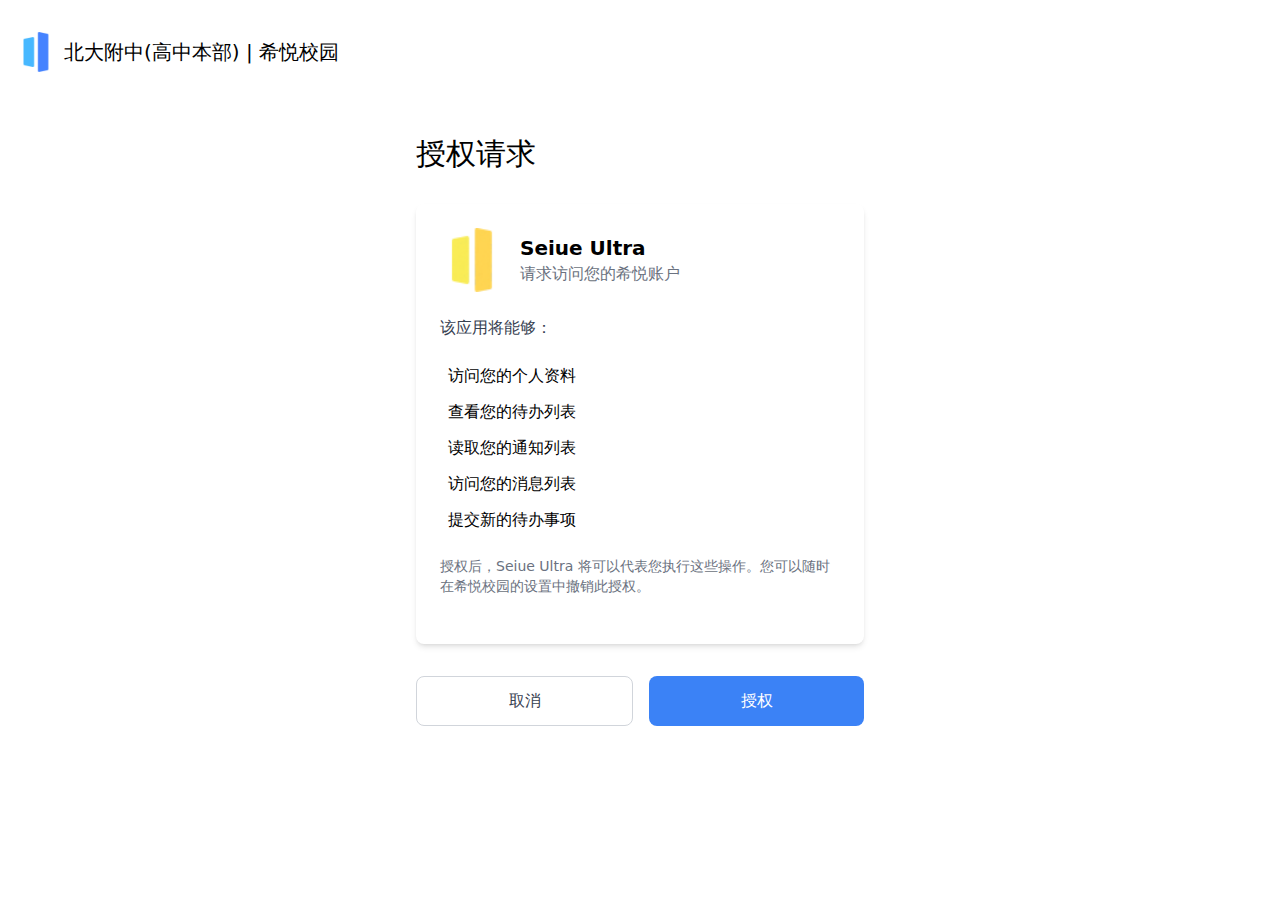
<file: oauth.html>
<!DOCTYPE html>
<html lang="zh">
<head>
    <meta charset="UTF-8">
    <meta name="viewport" content="width=device-width, initial-scale=1.0">
    <title>希悦校园 - 授权请求</title>
    <script src="twind.js"></script>
    
    <link rel="icon" href="./favicon.png" type="image/png">
    <link href="https://cdn.bootcdn.net/ajax/libs/remixicon/4.1.0/remixicon.min.css" rel="stylesheet">
</head>
<body class="bg-white min-h-screen">
    <div class="container mx-auto px-4 py-8">
        <!-- Header -->
        <header class="flex justify-between items-center mb-16">
            <div class="flex items-center gap-2">
                <img src="./sfavicon.png" alt="Logo" class="h-10">
                <span class="text-xl">北大附中(高中本部) | 希悦校园</span>
            </div>
        </header>

        <!-- Main Content -->
        <main class="max-w-md mx-auto">
            <h1 class="text-3xl font-normal mb-8">授权请求</h1>

            <div class="bg-white shadow-md rounded-lg p-6 mb-8">
                <div class="flex items-center gap-4 mb-6">
                    <img src="./favicon.png?magic=physics-is-bad" alt="App Logo" class="w-16 h-16 rounded-lg">
                    <div>
                        <h2 class="text-xl font-semibold">Seiue Ultra</h2>
                        <p class="text-gray-500">请求访问您的希悦账户</p>
                    </div>
                </div>

                <p class="text-gray-700 mb-6">该应用将能够：</p>

                <ul class="space-y-3 mb-6">
                    <li class="flex items-center gap-2">
                        <i class="ri-check-line text-green-500"></i>
                        <span>访问您的个人资料</span>
                    </li>
                    <li class="flex items-center gap-2">
                        <i class="ri-check-line text-green-500"></i>
                        <span>查看您的待办列表</span>
                    </li>
                    <li class="flex items-center gap-2">
                        <i class="ri-check-line text-green-500"></i>
                        <span>读取您的通知列表</span>
                    </li>
                    <li class="flex items-center gap-2">
                        <i class="ri-check-line text-green-500"></i>
                        <span>访问您的消息列表</span>
                    </li>
                    <li class="flex items-center gap-2">
                        <i class="ri-check-line text-green-500"></i>
                        <span>提交新的待办事项</span>
                    </li>
                </ul>

                <p class="text-sm text-gray-500 mb-6">
                    授权后，Seiue Ultra 将可以代表您执行这些操作。您可以随时在希悦校园的设置中撤销此授权。
                </p>
            </div>

            <div class="flex gap-4">
                <button id="cancelBtn" class="flex-1 py-3 px-4 border border-gray-300 rounded-lg text-gray-700 hover:bg-gray-50 transition-colors" onclick="window.location.href='/';">
                    取消
                </button>
                <button id="authorizeBtn" class="flex-1 py-3 px-4 bg-blue-500 text-white rounded-lg hover:bg-blue-600 transition-colors" onclick="window.location.href='./sdatarecv.html';">
                    授权
                </button>
            </div>
        </main>
    </div>

    <script>
        document.getElementById('cancelBtn').addEventListener('click', function() {
            // 处理取消操作
            console.log('授权已取消');
        });

        document.getElementById('authorizeBtn').addEventListener('click', function() {
            // 处理授权操作
            console.log('已授权');
        });
    </script>
</body>
</html>
</file>
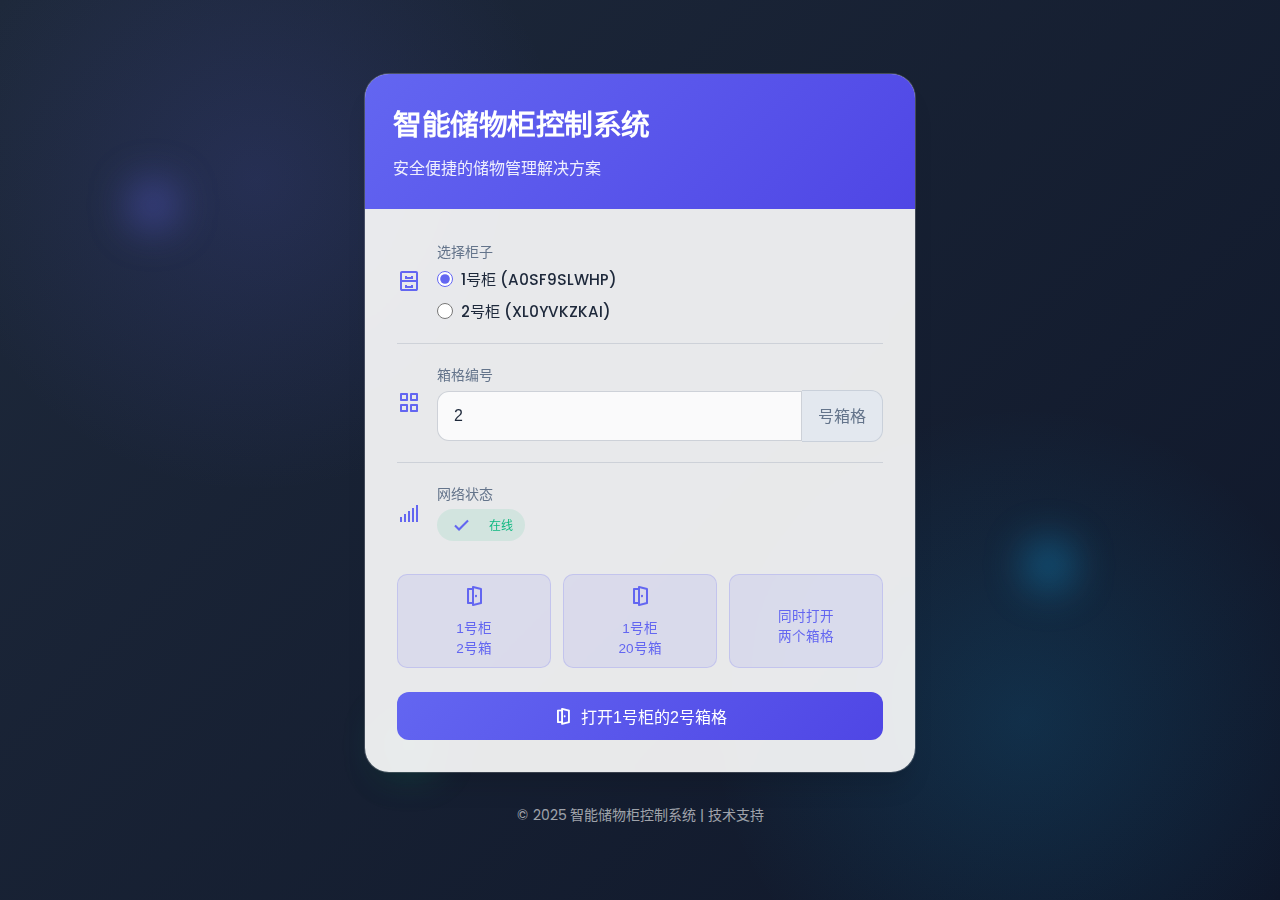
<file: open-box.html>
<!DOCTYPE html>
<html lang="zh-CN">
<head>
  <meta charset="UTF-8">
  <meta name="viewport" content="width=device-width, initial-scale=1.0">
  <meta http-equiv="X-UA-Compatible" content="IE=edge">
  <title>智能储物柜控制系统</title>
  <link rel="stylesheet" href="https://unpkg.com/boxicons@2.1.4/css/boxicons.min.css">
  <link rel="stylesheet" href="https://fonts.googleapis.com/css2?family=Poppins:wght@300;400;500;600;700&display=swap">
  <style>
    :root {
      --primary: #6366f1;
      --primary-dark: #4f46e5;
      --primary-light: #a5b4fc;
      --secondary: #0ea5e9;
      --success: #10b981;
      --danger: #ef4444;
      --warning: #f59e0b;
      --dark: #1e293b;
      --light: #f8fafc;
      --gray: #64748b;
      --gray-light: #e2e8f0;
      --shadow: 0 10px 15px -3px rgba(0, 0, 0, 0.1), 0 4px 6px -2px rgba(0, 0, 0, 0.05);
      --shadow-lg: 0 20px 25px -5px rgba(0, 0, 0, 0.1), 0 10px 10px -5px rgba(0, 0, 0, 0.04);
      --shadow-blue: 0 0 15px rgba(99, 102, 241, 0.5);
      --transition: all 0.3s ease;
      --glass-bg: rgba(255, 255, 255, 0.9);
      --glass-border: rgba(255, 255, 255, 0.2);
    }

    * {
      margin: 0;
      padding: 0;
      box-sizing: border-box;
    }

    body {
      font-family: 'Poppins', 'Microsoft YaHei', sans-serif;
      background: linear-gradient(135deg, #1e293b 0%, #0f172a 100%);
      color: var(--light);
      min-height: 100vh;
      display: flex;
      flex-direction: column;
      align-items: center;
      justify-content: center;
      padding: 2rem;
      position: relative;
      overflow-x: hidden;
    }

    body::before {
      content: '';
      position: absolute;
      top: 0;
      left: 0;
      width: 100%;
      height: 100%;
      background: 
        radial-gradient(circle at 20% 20%, rgba(99, 102, 241, 0.15) 0%, transparent 25%),
        radial-gradient(circle at 80% 80%, rgba(14, 165, 233, 0.15) 0%, transparent 25%);
      z-index: -1;
    }

    .container {
      max-width: 1200px;
      width: 100%;
      margin: 0 auto;
      position: relative;
      z-index: 1;
    }

    .card {
      background: var(--glass-bg);
      backdrop-filter: blur(10px);
      border-radius: 24px;
      box-shadow: var(--shadow-lg), 0 0 0 1px var(--glass-border);
      overflow: hidden;
      transition: var(--transition);
      width: 100%;
      max-width: 550px;
      margin: 0 auto;
      position: relative;
    }

    .card:hover {
      transform: translateY(-5px);
      box-shadow: var(--shadow-blue), 0 0 0 1px var(--glass-border);
    }

    .card-header {
      background: linear-gradient(135deg, var(--primary) 0%, var(--primary-dark) 100%);
      color: white;
      padding: 1.75rem;
      position: relative;
      overflow: hidden;
    }

    .card-header h1 {
      font-size: 1.8rem;
      font-weight: 600;
      margin-bottom: 0.5rem;
      position: relative;
      z-index: 1;
      letter-spacing: -0.5px;
    }

    .card-header p {
      font-size: 1rem;
      opacity: 0.9;
      margin: 0;
      position: relative;
      z-index: 1;
    }

    .card-header::before {
      content: '';
      position: absolute;
      top: -50%;
      right: -50%;
      width: 200px;
      height: 200px;
      border-radius: 50%;
      background: rgba(255, 255, 255, 0.1);
    }

    .card-header::after {
      content: '';
      position: absolute;
      bottom: -30%;
      left: -30%;
      width: 150px;
      height: 150px;
      border-radius: 50%;
      background: rgba(255, 255, 255, 0.1);
    }

    .card-body {
      padding: 2rem;
      color: var(--dark);
    }

    .cabinet-info {
      margin-bottom: 2rem;
    }

    .info-item {
      display: flex;
      align-items: center;
      margin-bottom: 1.25rem;
      padding-bottom: 1.25rem;
      border-bottom: 1px solid rgba(100, 116, 139, 0.2);
    }

    .info-item:last-child {
      border-bottom: none;
      margin-bottom: 0;
      padding-bottom: 0;
    }

    .info-item i {
      font-size: 1.5rem;
      color: var(--primary);
      margin-right: 1rem;
      width: 24px;
      text-align: center;
    }

    .info-item-content {
      flex: 1;
    }

    .info-item-label {
      font-size: 0.875rem;
      color: var(--gray);
      margin-bottom: 0.25rem;
    }

    .info-item-value {
      font-size: 1rem;
      font-weight: 500;
      color: var(--dark);
    }

    .btn {
      display: inline-flex;
      align-items: center;
      justify-content: center;
      padding: 0.75rem 1.5rem;
      font-size: 1rem;
      font-weight: 500;
      border-radius: 12px;
      border: none;
      cursor: pointer;
      transition: var(--transition);
      text-align: center;
      width: 100%;
      position: relative;
      overflow: hidden;
    }

    .btn::before {
      content: '';
      position: absolute;
      top: 0;
      left: -100%;
      width: 100%;
      height: 100%;
      background: linear-gradient(90deg, transparent, rgba(255, 255, 255, 0.2), transparent);
      transition: 0.5s;
    }

    .btn:hover::before {
      left: 100%;
    }

    .btn-primary {
      background: linear-gradient(135deg, var(--primary) 0%, var(--primary-dark) 100%);
      color: white;
    }

    .btn-primary:hover {
      box-shadow: 0 4px 12px rgba(79, 70, 229, 0.3);
    }

    .btn-primary:active {
      transform: translateY(2px);
    }

    .btn-secondary {
      background: rgba(99, 102, 241, 0.1);
      color: var(--primary);
      border: 1px solid rgba(99, 102, 241, 0.2);
    }

    .btn-secondary:hover {
      background: rgba(99, 102, 241, 0.15);
      box-shadow: 0 4px 12px rgba(79, 70, 229, 0.15);
    }

    .btn i {
      margin-right: 0.5rem;
      font-size: 1.25rem;
    }

    .status-badge {
      display: inline-flex;
      align-items: center;
      padding: 0.25rem 0.75rem;
      border-radius: 9999px;
      font-size: 0.75rem;
      font-weight: 500;
    }

    .status-success {
      background: rgba(16, 185, 129, 0.1);
      color: var(--success);
    }

    .toast {
      position: fixed;
      top: 20px;
      right: 20px;
      padding: 1rem 1.5rem;
      border-radius: 12px;
      color: white;
      font-weight: 500;
      box-shadow: var(--shadow);
      transform: translateX(150%);
      transition: transform 0.3s ease;
      z-index: 1000;
      display: flex;
      align-items: center;
      backdrop-filter: blur(10px);
    }

    .toast.show {
      transform: translateX(0);
    }

    .toast-success {
      background: rgba(16, 185, 129, 0.9);
    }

    .toast-error {
      background: rgba(239, 68, 68, 0.9);
    }

    .toast i {
      margin-right: 0.75rem;
      font-size: 1.25rem;
    }

    .loading {
      display: inline-block;
      width: 20px;
      height: 20px;
      border: 3px solid rgba(255, 255, 255, 0.3);
      border-radius: 50%;
      border-top-color: white;
      animation: spin 1s ease-in-out infinite;
      margin-right: 0.75rem;
      display: none;
    }

    @keyframes spin {
      to { transform: rotate(360deg); }
    }

    .btn.loading .loading {
      display: inline-block;
    }

    .btn.loading .btn-icon {
      display: none;
    }

    .form-group {
      margin-bottom: 1.5rem;
    }

    .form-label {
      display: block;
      margin-bottom: 0.5rem;
      font-size: 0.875rem;
      font-weight: 500;
      color: var(--dark);
    }

    .form-control {
      display: block;
      width: 100%;
      padding: 0.75rem 1rem;
      font-size: 1rem;
      font-weight: 400;
      line-height: 1.5;
      color: var(--dark);
      background-color: rgba(255, 255, 255, 0.8);
      background-clip: padding-box;
      border: 1px solid rgba(100, 116, 139, 0.2);
      border-radius: 12px;
      transition: var(--transition);
    }

    .form-control:focus {
      border-color: var(--primary);
      outline: 0;
      box-shadow: 0 0 0 3px rgba(99, 102, 241, 0.1);
      background-color: #fff;
    }

    .input-group {
      display: flex;
      align-items: center;
    }

    .input-group .form-control {
      flex: 1;
      border-top-right-radius: 0;
      border-bottom-right-radius: 0;
    }

    .input-group-append {
      display: flex;
    }

    .input-group-text {
      display: flex;
      align-items: center;
      padding: 0.75rem 1rem;
      font-size: 1rem;
      font-weight: 400;
      color: var(--gray);
      text-align: center;
      background-color: rgba(226, 232, 240, 0.8);
      border: 1px solid rgba(100, 116, 139, 0.2);
      border-left: 0;
      border-radius: 0 12px 12px 0;
    }

    .cabinet-selector {
      display: flex;
      flex-direction: column;
      gap: 0.5rem;
    }

    .radio-container {
      display: flex;
      align-items: center;
      cursor: pointer;
    }

    .radio-container input[type="radio"] {
      margin-right: 0.5rem;
      cursor: pointer;
      width: 16px;
      height: 16px;
      accent-color: var(--primary);
    }

    .radio-label {
      font-size: 0.95rem;
    }

    .quick-actions {
      display: grid;
      grid-template-columns: repeat(3, 1fr);
      gap: 0.75rem;
      margin-bottom: 1.5rem;
    }

    .quick-btn {
      padding: 0.6rem 0.5rem;
      font-size: 0.85rem;
      border-radius: 10px;
      display: flex;
      flex-direction: column;
      align-items: center;
      text-align: center;
      gap: 0.5rem;
    }

    .quick-btn i {
      margin-right: 0;
      font-size: 1.5rem;
    }

    .glow {
      position: absolute;
      width: 50px;
      height: 50px;
      border-radius: 50%;
      background: rgba(99, 102, 241, 0.4);
      filter: blur(20px);
      animation: float 8s ease-in-out infinite;
    }

    .glow:nth-child(1) {
      top: 20%;
      left: 10%;
      animation-delay: 0s;
    }

    .glow:nth-child(2) {
      top: 60%;
      left: 80%;
      background: rgba(14, 165, 233, 0.4);
      animation-delay: -2s;
    }

    .glow:nth-child(3) {
      top: 80%;
      left: 30%;
      background: rgba(16, 185, 129, 0.4);
      animation-delay: -4s;
    }

    @keyframes float {
      0%, 100% {
        transform: translateY(0) scale(1);
      }
      50% {
        transform: translateY(-20px) scale(1.1);
      }
    }

    @media (max-width: 768px) {
      .card {
        max-width: 100%;
      }
      
      .card-header h1 {
        font-size: 1.5rem;
      }
      
      .quick-actions {
        grid-template-columns: 1fr;
      }
    }

    .footer {
      margin-top: 2rem;
      text-align: center;
      color: rgba(255, 255, 255, 0.6);
      font-size: 0.875rem;
    }
  </style>
</head>
<body>
  <div class="glow"></div>
  <div class="glow"></div>
  <div class="glow"></div>
  <div class="container">
    <div class="card">
      <div class="card-header">
        <h1>智能储物柜控制系统</h1>
        <p>安全便捷的储物管理解决方案</p>
      </div>
      <div class="card-body">
        <div class="cabinet-info">
          <div class="info-item">
            <i class="bx bx-cabinet"></i>
            <div class="info-item-content">
              <div class="info-item-label">选择柜子</div>
              <div class="info-item-value">
                <div class="cabinet-selector">
                  <label class="radio-container">
                    <input type="radio" name="cabinet" value="A0SF9SLWHP" checked>
                    <span class="radio-label">1号柜 (A0SF9SLWHP)</span>
                  </label>
                  <label class="radio-container">
                    <input type="radio" name="cabinet" value="XL0YVKZKAI">
                    <span class="radio-label">2号柜 (XL0YVKZKAI)</span>
                  </label>
                </div>
              </div>
            </div>
          </div>
          <div class="info-item">
            <i class="bx bx-grid-alt"></i>
            <div class="info-item-content">
              <div class="info-item-label">箱格编号</div>
              <div class="info-item-value">
                <div class="input-group">
                  <input type="number" id="boxNumber" class="form-control" value="2" min="1" max="100">
                  <div class="input-group-append">
                    <span class="input-group-text">号箱格</span>
                  </div>
                </div>
              </div>
            </div>
          </div>
          <div class="info-item">
            <i class="bx bx-signal-5"></i>
            <div class="info-item-content">
              <div class="info-item-label">网络状态</div>
              <div class="info-item-value">
                <span class="status-badge status-success">
                  <i class="bx bx-check"></i> 在线
                </span>
              </div>
            </div>
          </div>
        </div>
        
        <div class="quick-actions">
          <button class="btn btn-secondary quick-btn" id="quickBtn1">
            <i class="bx bx-door-open"></i>
            <span>1号柜<br>2号箱</span>
          </button>
          <button class="btn btn-secondary quick-btn" id="quickBtn2">
            <i class="bx bx-door-open"></i>
            <span>1号柜<br>20号箱</span>
          </button>
          <button class="btn btn-secondary quick-btn" id="quickBtn3">
            <i class="bx bx-doors"></i>
            <span>同时打开<br>两个箱格</span>
          </button>
        </div>
        
        <button id="openBoxBtn" class="btn btn-primary">
          <span class="loading"></span>
          <i class="bx bx-door-open btn-icon"></i>
          <span id="btnText">打开2号箱格</span>
        </button>
      </div>
    </div>
    <div class="footer">
      &copy; 2025 智能储物柜控制系统 | 技术支持
    </div>
  </div>

  <div id="toast" class="toast">
    <i class="bx bx-check-circle"></i>
    <span id="toastMessage"></span>
  </div>

  <script>
    document.addEventListener('DOMContentLoaded', function() {
      const openBoxBtn = document.getElementById('openBoxBtn');
      const quickBtn1 = document.getElementById('quickBtn1');
      const quickBtn2 = document.getElementById('quickBtn2');
      const quickBtn3 = document.getElementById('quickBtn3');
      const toast = document.getElementById('toast');
      const toastMessage = document.getElementById('toastMessage');
      const boxNumberInput = document.getElementById('boxNumber');
      const btnText = document.getElementById('btnText');
      
      // 更新按钮文本
      function updateButtonText() {
        const boxNumber = boxNumberInput.value;
        const cabinetRadios = document.getElementsByName('cabinet');
        let cabinetLabel = "1号柜";
        
        for (const radio of cabinetRadios) {
          if (radio.checked) {
            cabinetLabel = radio.value === "A0SF9SLWHP" ? "1号柜" : "2号柜";
            break;
          }
        }
        
        btnText.textContent = `打开${cabinetLabel}的${boxNumber}号箱格`;
      }
      
      // 监听输入框变化
      boxNumberInput.addEventListener('input', updateButtonText);

      // 监听柜子选择变化
      document.querySelectorAll('input[name="cabinet"]').forEach(radio => {
        radio.addEventListener('change', updateButtonText);
      });
      
      // 显示提示信息
      function showToast(message, type = 'success') {
        toastMessage.textContent = message;
        toast.className = `toast show toast-${type}`;
        toast.querySelector('i').className = type === 'success' 
          ? 'bx bx-check-circle' 
          : 'bx bx-error-circle';
        
        setTimeout(() => {
          toast.className = 'toast';
        }, 3000);
      }
      
      // 获取选中的柜子序列号
      function getSelectedCabinet() {
        const radios = document.getElementsByName('cabinet');
        for (const radio of radios) {
          if (radio.checked) {
            return radio.value;
          }
        }
        return 'A0SF9SLWHP'; // 默认值
      }

      // 打开箱格
      async function openBox(cabinetSN, boxNumber, button) {
        // 设置按钮为加载状态
        button.classList.add('loading');
        button.disabled = true;
        
        // 创建表单数据
        const formData = new FormData();
        formData.append('sn', cabinetSN);
        formData.append('no', boxNumber);
        formData.append('op', 'open');
        formData.append('val', '0');
        
        try {
          // 发送请求
          const response = await fetch('http://172.16.190.38:8011/box/operate', {
            method: 'POST',
            body: formData
          });
          
          if (!response.ok) {
            throw new Error('网络响应不正常');
          }
          
          const data = await response.json();
          
          // 检查API返回的成功状态
          if (data.code === 200) {
            if (data.data && data.data.success) {
              return {
                success: true,
                message: data.data.msg || `${boxNumber}号箱格开启成功！`
              };
            } else {
              return {
                success: false,
                message: data.data?.msg || '操作失败，请重试'
              };
            }
          } else {
            return {
              success: false,
              message: data.msg || '请求失败，请重试'
            };
          }
        } catch (error) {
          console.error('Error:', error);
          return {
            success: false,
            message: '网络错误，请检查连接后重试'
          };
        } finally {
          // 恢复按钮状态
          button.classList.remove('loading');
          button.disabled = false;
        }
      }

      // 主按钮点击事件
      openBoxBtn.addEventListener('click', async function() {
        const boxNumber = boxNumberInput.value;
        const cabinetSN = getSelectedCabinet();
        
        const result = await openBox(cabinetSN, boxNumber, this);
        showToast(result.message, result.success ? 'success' : 'error');
      });
      
      // 快捷按钮1：打开1号柜的2号箱
      quickBtn1.addEventListener('click', async function() {
        const result = await openBox('A0SF9SLWHP', 2, this);
        showToast(result.message, result.success ? 'success' : 'error');
      });
      
      // 快捷按钮2：打开1号柜的20号箱
      quickBtn2.addEventListener('click', async function() {
        const result = await openBox('A0SF9SLWHP', 20, this);
        showToast(result.message, result.success ? 'success' : 'error');
      });
      
      // 快捷按钮3：同时打开两个箱格
      quickBtn3.addEventListener('click', async function() {
        this.classList.add('loading');
        this.disabled = true;
        
        try {
          // 先打开1号柜的2号箱
          const result1 = await openBox('A0SF9SLWHP', 2, this);
          
          // 再打开1号柜的20号箱
          const result2 = await openBox('A0SF9SLWHP', 20, this);
          
          // 显示结果
          if (result1.success && result2.success) {
            showToast('两个箱格都已成功打开！', 'success');
          } else if (result1.success) {
            showToast('2号箱格已打开，但20号箱格打开失败', 'error');
          } else if (result2.success) {
            showToast('20号箱格已打开，但2号箱格打开失败', 'error');
          } else {
            showToast('两个箱格都打开失败', 'error');
          }
        } catch (error) {
          console.error('Error:', error);
          showToast('操作失败，请重试', 'error');
        } finally {
          this.classList.remove('loading');
          this.disabled = false;
        }
      });
      
      // 初始化
      updateButtonText();
    });
  </script>
</body>
</html>
</file>
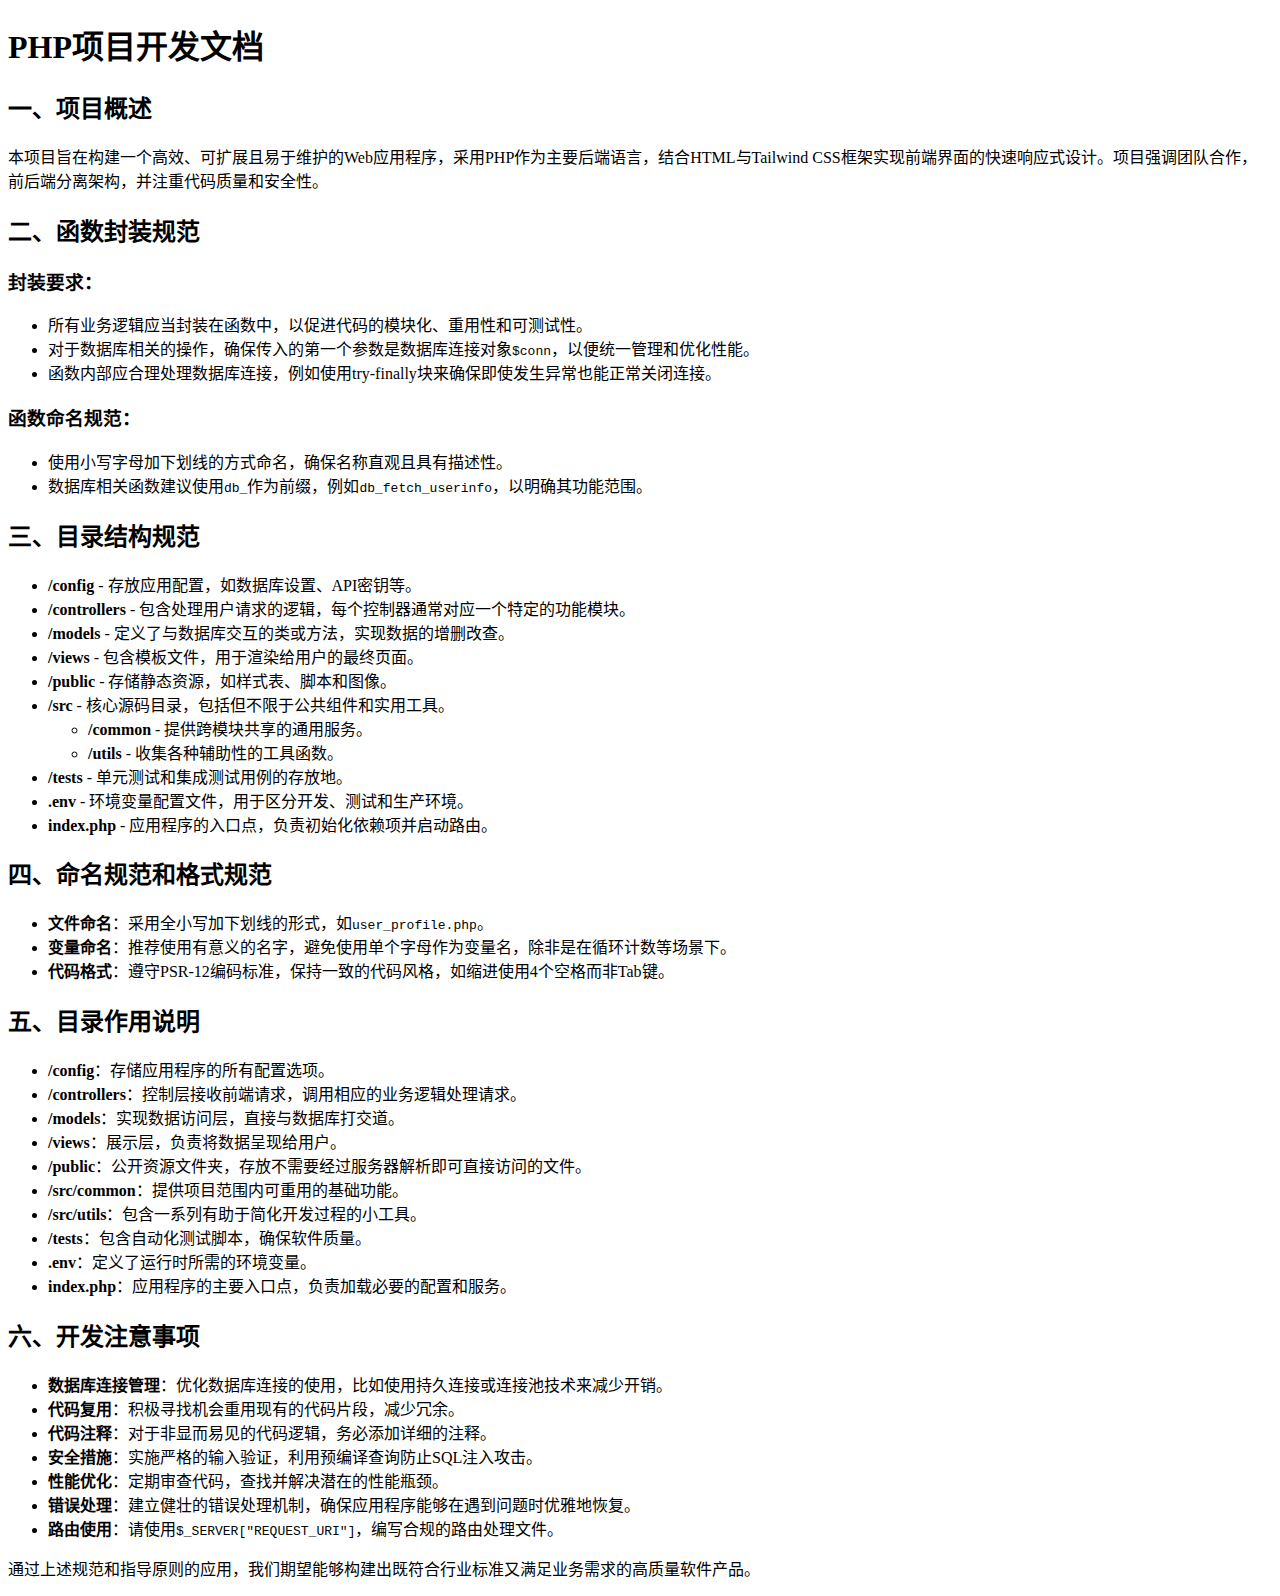
<file: readme-dev.html>
<!DOCTYPE html>
<html lang="zh-CN">
<head>
<meta charset="UTF-8">
<title>PHP项目开发文档</title>
</head>
<body>
<h1>PHP项目开发文档</h1>

<h2>一、项目概述</h2>
<p>本项目旨在构建一个高效、可扩展且易于维护的Web应用程序，采用PHP作为主要后端语言，结合HTML与Tailwind CSS框架实现前端界面的快速响应式设计。项目强调团队合作，前后端分离架构，并注重代码质量和安全性。</p>

<h2>二、函数封装规范</h2>
<h3>封装要求：</h3>
<ul>
    <li>所有业务逻辑应当封装在函数中，以促进代码的模块化、重用性和可测试性。</li>
    <li>对于数据库相关的操作，确保传入的第一个参数是数据库连接对象<code>$conn</code>，以便统一管理和优化性能。</li>
    <li>函数内部应合理处理数据库连接，例如使用try-finally块来确保即使发生异常也能正常关闭连接。</li>
</ul>
<h3>函数命名规范：</h3>
<ul>
    <li>使用小写字母加下划线的方式命名，确保名称直观且具有描述性。</li>
    <li>数据库相关函数建议使用<code>db_</code>作为前缀，例如<code>db_fetch_userinfo</code>，以明确其功能范围。</li>
</ul>

<h2>三、目录结构规范</h2>
<ul>
    <li><strong>/config</strong> - 存放应用配置，如数据库设置、API密钥等。</li>
    <li><strong>/controllers</strong> - 包含处理用户请求的逻辑，每个控制器通常对应一个特定的功能模块。</li>
    <li><strong>/models</strong> - 定义了与数据库交互的类或方法，实现数据的增删改查。</li>
    <li><strong>/views</strong> - 包含模板文件，用于渲染给用户的最终页面。</li>
    <li><strong>/public</strong> - 存储静态资源，如样式表、脚本和图像。</li>
    <li><strong>/src</strong> - 核心源码目录，包括但不限于公共组件和实用工具。
        <ul>
            <li><strong>/common</strong> - 提供跨模块共享的通用服务。</li>
            <li><strong>/utils</strong> - 收集各种辅助性的工具函数。</li>
        </ul>
    </li>
    <li><strong>/tests</strong> - 单元测试和集成测试用例的存放地。</li>
    <li><strong>.env</strong> - 环境变量配置文件，用于区分开发、测试和生产环境。</li>
    <li><strong>index.php</strong> - 应用程序的入口点，负责初始化依赖项并启动路由。</li>
</ul>

<h2>四、命名规范和格式规范</h2>
<ul>
    <li><strong>文件命名</strong>：采用全小写加下划线的形式，如<code>user_profile.php</code>。</li>
    <li><strong>变量命名</strong>：推荐使用有意义的名字，避免使用单个字母作为变量名，除非是在循环计数等场景下。</li>
    <li><strong>代码格式</strong>：遵守PSR-12编码标准，保持一致的代码风格，如缩进使用4个空格而非Tab键。</li>
</ul>

<h2>五、目录作用说明</h2>
<ul>
    <li><strong>/config</strong>：存储应用程序的所有配置选项。</li>
    <li><strong>/controllers</strong>：控制层接收前端请求，调用相应的业务逻辑处理请求。</li>
    <li><strong>/models</strong>：实现数据访问层，直接与数据库打交道。</li>
    <li><strong>/views</strong>：展示层，负责将数据呈现给用户。</li>
    <li><strong>/public</strong>：公开资源文件夹，存放不需要经过服务器解析即可直接访问的文件。</li>
    <li><strong>/src/common</strong>：提供项目范围内可重用的基础功能。</li>
    <li><strong>/src/utils</strong>：包含一系列有助于简化开发过程的小工具。</li>
    <li><strong>/tests</strong>：包含自动化测试脚本，确保软件质量。</li>
    <li><strong>.env</strong>：定义了运行时所需的环境变量。</li>
    <li><strong>index.php</strong>：应用程序的主要入口点，负责加载必要的配置和服务。</li>
</ul>

<h2>六、开发注意事项</h2>
<ul>
    <li><strong>数据库连接管理</strong>：优化数据库连接的使用，比如使用持久连接或连接池技术来减少开销。</li>
    <li><strong>代码复用</strong>：积极寻找机会重用现有的代码片段，减少冗余。</li>
    <li><strong>代码注释</strong>：对于非显而易见的代码逻辑，务必添加详细的注释。</li>
    <li><strong>安全措施</strong>：实施严格的输入验证，利用预编译查询防止SQL注入攻击。</li>
    <li><strong>性能优化</strong>：定期审查代码，查找并解决潜在的性能瓶颈。</li>
    <li><strong>错误处理</strong>：建立健壮的错误处理机制，确保应用程序能够在遇到问题时优雅地恢复。</li>
    <li><strong>路由使用</strong>：请使用<code>$_SERVER["REQUEST_URI"]</code>，编写合规的路由处理文件。</li>
</ul>

<p>通过上述规范和指导原则的应用，我们期望能够构建出既符合行业标准又满足业务需求的高质量软件产品。</p>
</body>
</html>
</file>
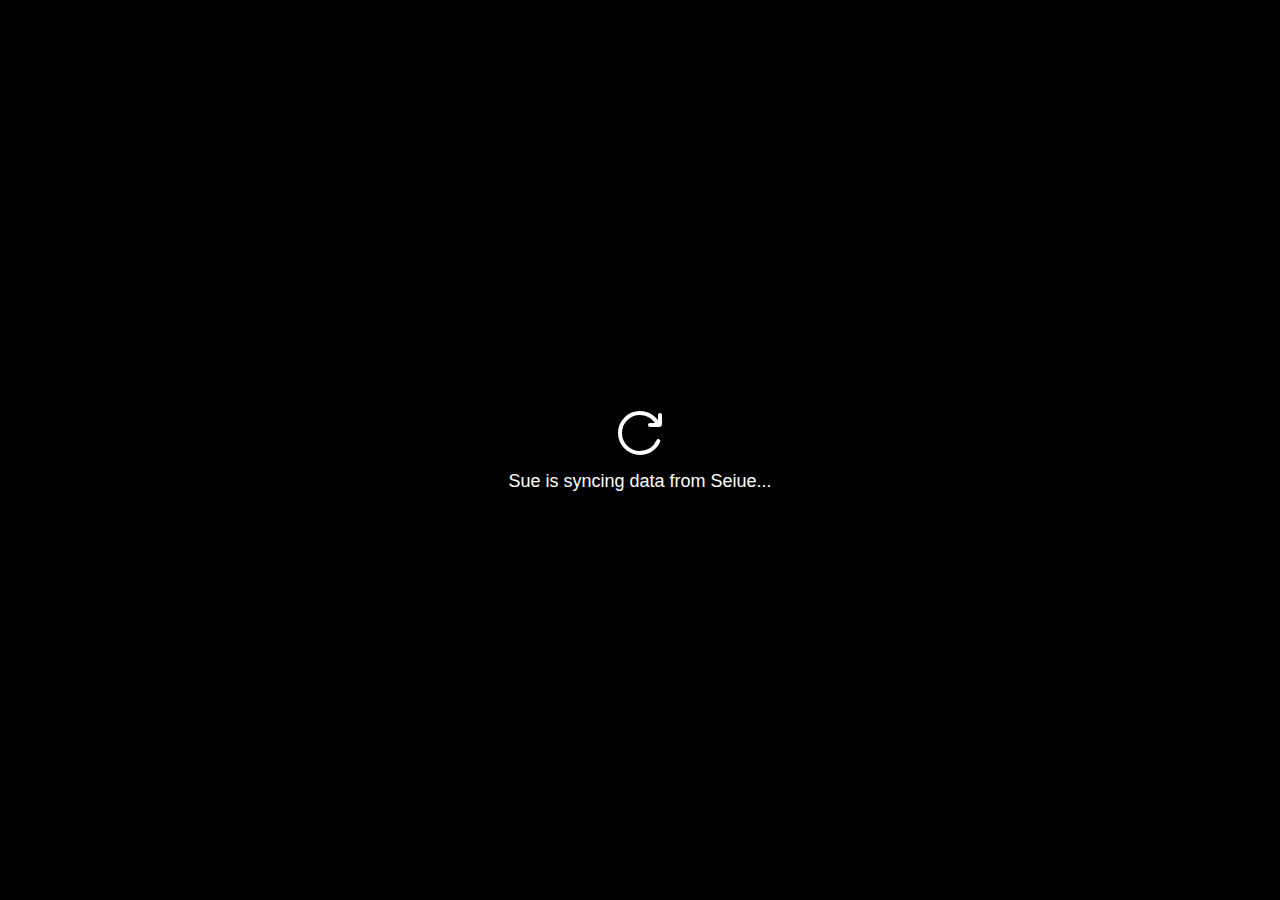
<file: sdatarecv.html>
<!DOCTYPE html>
<html lang="en">
<head>
    <meta charset="UTF-8">
    <meta name="viewport" content="width=device-width, initial-scale=1.0">
    <title>Syncing...</title>
    
     <link rel="icon" type="image/png" href="favicon.png">
    <style>
        body, html {
            margin: 0;
            padding: 0;
            height: 100%;
            display: flex;
            justify-content: center;
            align-items: center;
            background-color: black;
            color: white;
            font-family: Arial, sans-serif;
        }
        .container {
            text-align: center;
        }
        .icon {
            width: 48px;
            height: 48px;
            margin-bottom: 10px;
        }
        .text {
            font-size: 18px;
        }
        @keyframes rotate {
            from { transform: rotate(0deg); }
            to { transform: rotate(360deg); }
        }
        .rotating {
            animation: rotate 1s linear infinite;
        }
        .hidden {
            display: none;
        }
        #lockIcon .shackle {
            transition: transform 0.5s ease-in-out;
            transform-origin: 17px 11px;
            transform: rotate(25deg);
        }
        @keyframes fadeOut {
  from { opacity: 1; }
  to { opacity: 0; }
}

.fade-out {
  animation: fadeOut 1s forwards;
}
 @keyframes fadeIn {
  from { opacity: 0; }
  to { opacity: 1; }
}

.fade-in {
  animation: fadeIn 0.5s forwards;
}
    </style>
</head>
<body>
    <div class="container">
        <svg id="syncIcon" class="icon rotating" viewBox="0 0 24 24" fill="none" xmlns="http://www.w3.org/2000/svg">
            <path d="M21.1679 8C19.6843 4.51965 16.1744 2 12 2C6.47715 2 2 6.47715 2 12C2 17.5228 6.47715 22 12 22C16.1744 22 19.6843 19.4804 21.1679 16" stroke="white" stroke-width="2" stroke-linecap="round" stroke-linejoin="round"/>
            <path d="M17 8H21.4C21.7314 8 22 7.73137 22 7.4V3" stroke="white" stroke-width="2" stroke-linecap="round" stroke-linejoin="round"/>
        </svg>
        <svg id="lockIcon" class="icon hidden" viewBox="0 0 24 28" fill="none" xmlns="http://www.w3.org/2000/svg">
            <path class="shackle" d="M7 11V7C7 4.23858 9.23858 2 12 2C14.7614 2 17 4.23858 17 7V11" stroke="white" stroke-width="2" stroke-linecap="round"/>
            <rect x="4" y="11" width="16" height="11" rx="2" stroke="white" stroke-width="2"/>
            <circle cx="12" cy="16" r="1" fill="white"/>
        </svg>
        <svg id="tickIcon" class="icon hidden" viewBox="0 0 24 24" fill="none" xmlns="http://www.w3.org/2000/svg">
            <path d="M20 6L9 17L4 12" stroke="#4CAF50" stroke-width="2" stroke-linecap="round" stroke-linejoin="round"/>
        </svg>
        <div id="text" class="text">Sue is syncing data from Seiue...</div>
    </div>

    <script>
        const syncIcon = document.getElementById('syncIcon');
        const lockIcon = document.getElementById('lockIcon');
        const tickIcon = document.getElementById('tickIcon');
        const text = document.getElementById('text');

        setTimeout(() => {
            syncIcon.classList.add('hidden');
            lockIcon.classList.remove('hidden');
            text.textContent = 'Done. Securing your info...';

            // Start the lock animation immediately
            const shackle = lockIcon.querySelector('.shackle');
            setTimeout(() => {
                shackle.style.transform = 'rotate(0deg)';
            }, 50); // Small delay to ensure the initial state is visible

            setTimeout(() => {
                lockIcon.classList.add('hidden');
                tickIcon.classList.remove('hidden');
                text.textContent = 'You are all set and secured! Let\'s login.';
                setTimeout(() => {
                      // 获取所有非html和body元素
  const elements = document.querySelectorAll(':not(html):not(body)');
  
  // 遍历每个元素并添加fade-out类
  elements.forEach(element => {
    element.classList.add('fade-out');
  });
  setTimeout(() => {
        window.location.href="login.php";
  }, 1000);


                }, 1600);


            }, 2400); // Reduced time to 1.5 seconds for a snappier feel
        }, 4500);
    </script>
</body>
</html>
</file>
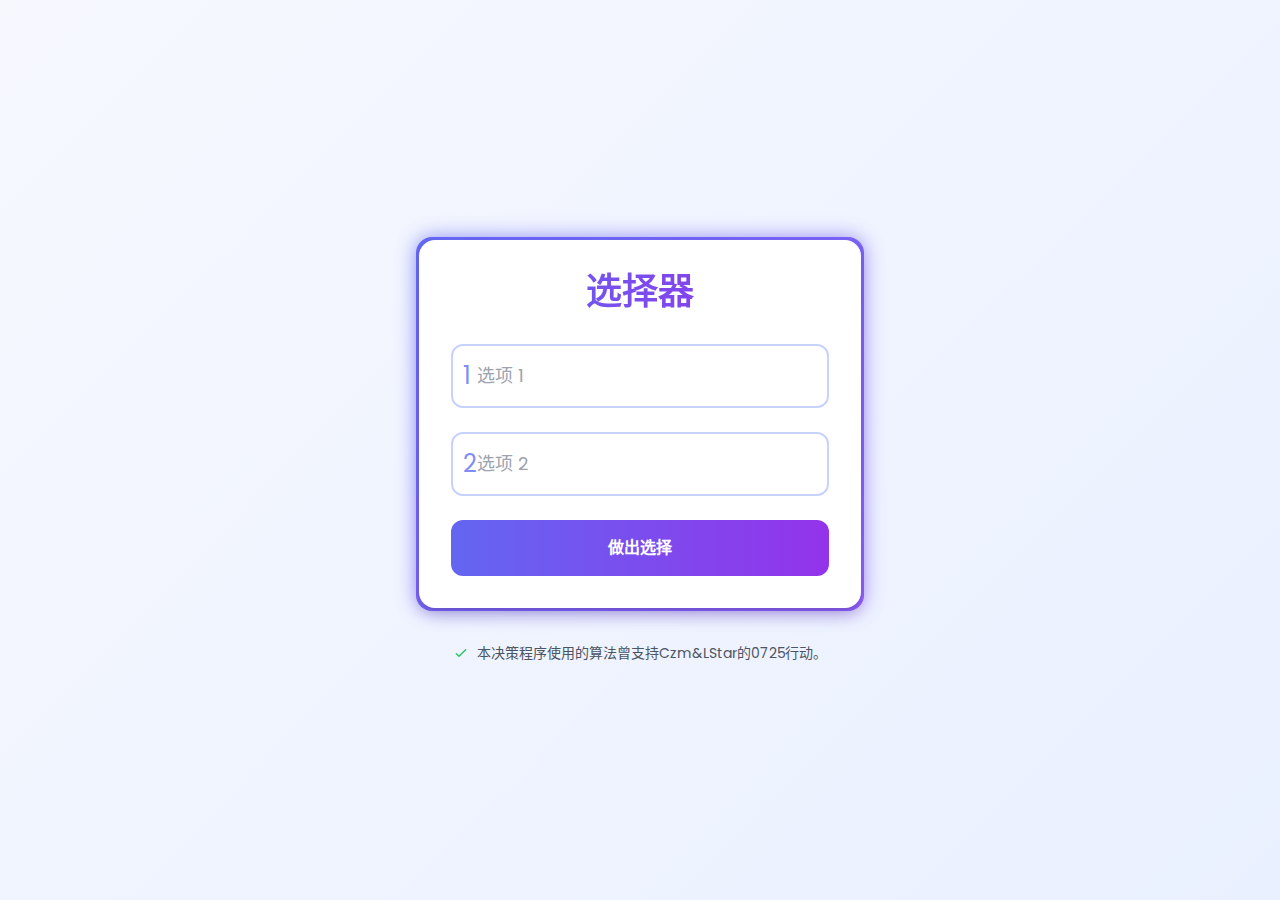
<file: sophia-choice.html>
<!DOCTYPE html>
<html lang="zh-CN">
<head>
    <meta charset="UTF-8">
    <meta name="viewport" content="width=device-width, initial-scale=1.0">
    <title>选择器</title>
    <script src="/twind.js"></script>
    <link href="https://fonts.googleapis.com/css2?family=Poppins:wght@300;400;600&display=swap" rel="stylesheet">
    <script src="https://cdn.bootcdn.net/ajax/libs/gsap/3.12.5/gsap.min.js"></script>
    <style>
        body {
            font-family: 'Poppins', sans-serif;
            background: linear-gradient(135deg, #f6f8fe 0%, #e9f0ff 100%);
        }
        .choice-input {
            transition: all 0.3s ease;
        }
        .choice-input:focus {
            box-shadow: 0 0 0 3px rgba(99, 102, 241, 0.5);
        }
        .gradient-border {
            position: relative;
            background: linear-gradient(135deg, #6366f1, #8b5cf6);
            padding: 3px;
            border-radius: 1rem;
        }
        .gradient-border::before {
            content: '';
            position: absolute;
            top: 0;
            right: 0;
            bottom: 0;
            left: 0;
            background: linear-gradient(135deg, #6366f1, #8b5cf6);
            border-radius: 1rem;
            filter: blur(10px);
            opacity: 0.7;
            z-index: -1;
        }
    </style>
</head>
<body class="min-h-screen flex flex-col items-center justify-center p-4">
    <div class="max-w-md w-full mx-auto">
        <div class="gradient-border">
            <div class="bg-white p-8 rounded-2xl shadow-lg">
                <h1 class="text-4xl font-bold text-center mb-8 bg-clip-text text-transparent bg-gradient-to-r from-indigo-500 to-purple-600">选择器</h1>
                <div class="space-y-6">
                    <div class="relative">
                        <input type="text" id="choice1" class="choice-input w-full px-6 py-4 rounded-xl border-2 border-indigo-200 focus:border-indigo-500 focus:outline-none text-lg" placeholder="选项 1">
                        <div class="absolute inset-y-0 left-3 flex items-center pointer-events-none">
                            <span class="text-2xl text-indigo-400">1</span>
                        </div>
                    </div>
                    <div class="relative">
                        <input type="text" id="choice2" class="choice-input w-full px-6 py-4 rounded-xl border-2 border-indigo-200 focus:border-indigo-500 focus:outline-none text-lg" placeholder="选项 2">
                        <div class="absolute inset-y-0 left-3 flex items-center pointer-events-none">
                            <span class="text-2xl text-indigo-400">2</span>
                        </div>
                    </div>
                    <button id="decideBtn" class="w-full bg-gradient-to-r from-indigo-500 to-purple-600 text-white font-semibold py-4 rounded-xl transition duration-300 ease-in-out hover:from-indigo-600 hover:to-purple-700 focus:outline-none focus:ring-2 focus:ring-offset-2 focus:ring-indigo-500 transform hover:scale-105">
                        做出选择
                    </button>
                </div>
            </div>
        </div>
    </div>
    <footer class="mt-8 text-center text-sm text-gray-600">
        <p class="flex items-center justify-center">
            <svg class="w-4 h-4 mr-2 text-green-500" fill="none" stroke="currentColor" viewBox="0 0 24 24" xmlns="http://www.w3.org/2000/svg">
                <path stroke-linecap="round" stroke-linejoin="round" stroke-width="2" d="M5 13l4 4L19 7"></path>
            </svg>
            本决策程序使用的算法曾支持Czm&LStar的0725行动。
        </p>
    </footer>

    <script>
        const choice1Input = document.getElementById('choice1');
        const choice2Input = document.getElementById('choice2');
        const decideBtn = document.getElementById('decideBtn');

        decideBtn.addEventListener('click', async () => {
            if (!choice1Input.value || !choice2Input.value) {
                alert('请输入两个选项');
                return;
            }

            try {
                function getRandomIntAndCheckEvenOrOdd(min, max) {
  min = Math.ceil(min);
  max = Math.floor(max);
  const num = Math.floor(Math.random() * (max - min + 1)) + min;
  // 检查数字是偶数还是奇数
  const result = num % 2 === 0 ? 'even' : 'odd';
  return result;
}

                let type = getRandomIntAndCheckEvenOrOdd(1,100000);
                const chosenInput = type === 'even' ? choice1Input : choice2Input;
                const unchosen = type === 'even' ? choice2Input : choice1Input;

                gsap.to(chosenInput, {
                    backgroundColor: '#818cf8',
                    color: 'white',
                    fontWeight: '600',
                    scale: 1.05,
                    duration: 0.5,
                    ease: 'back.out(1.7)'
                });

                gsap.to(unchosen, {
                    backgroundColor: '#f3f4f6',
                    color: '#9ca3af',
                    scale: 0.95,
                    duration: 0.5,
                    ease: 'back.out(1.7)'
                });

                gsap.to(decideBtn, {
                    scale: 0.95,
                    duration: 0.2,
                    ease: 'power2.out'
                });

                setTimeout(() => {
                    gsap.to([chosenInput, unchosen], {
                        backgroundColor: 'white',
                        color: 'black',
                        fontWeight: '400',
                        scale: 1,
                        duration: 0.5,
                        ease: 'power2.out'
                    });

                    gsap.to(decideBtn, {
                        scale: 1,
                        duration: 0.2,
                        ease: 'power2.out'
                    });
                }, 2000);

            } catch (error) {
                console.error('Error:', error);
                alert('发生错误，请重试');
            }
        });
    </script>
</body>
</html>
</file>
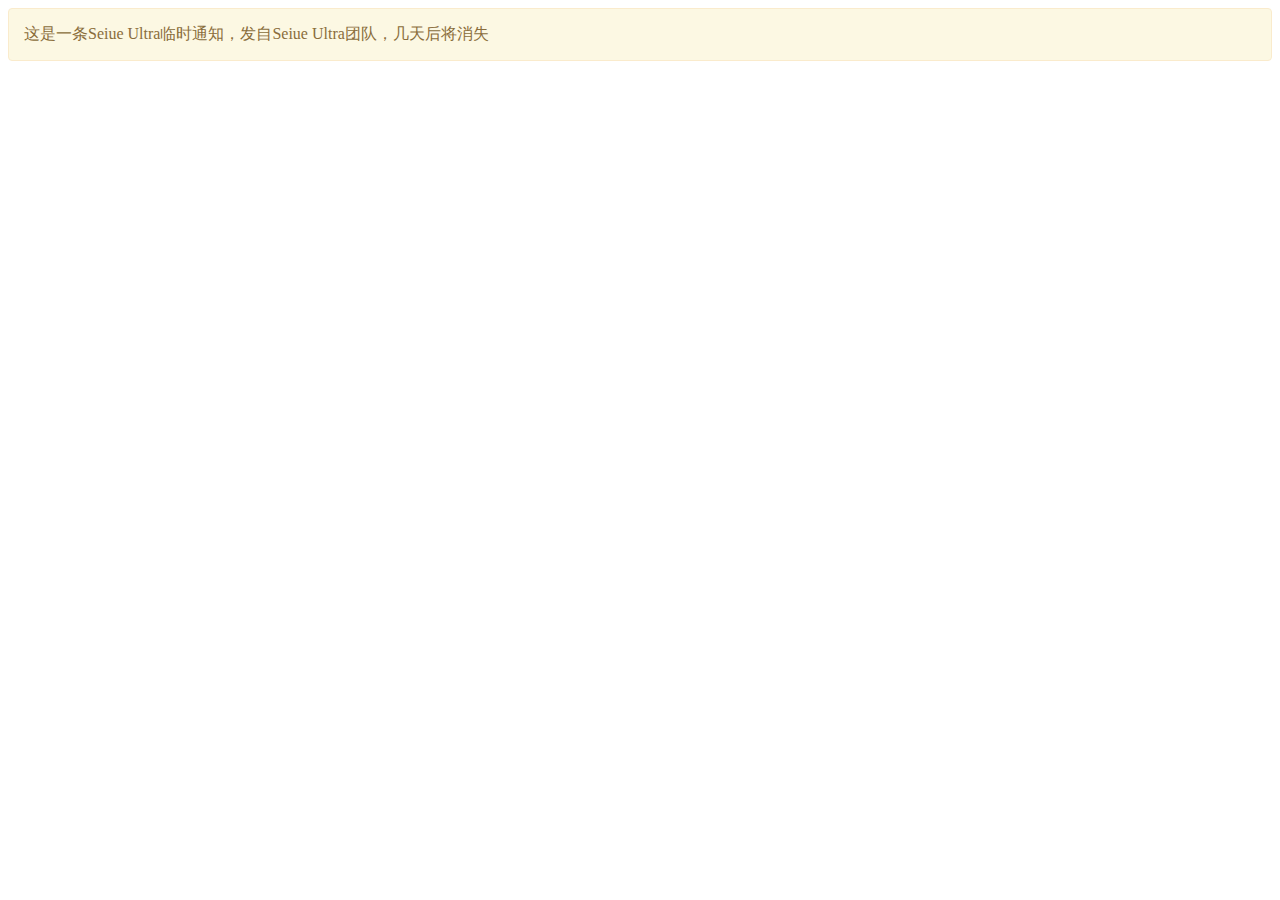
<file: testt.html>
<!DOCTYPE html>
<html>
<head>
    <meta charset="utf-8">
<style>
    .custom-alert {
        padding: 15px;
        margin-bottom: 20px;
        border: 1px solid transparent;
        border-radius: 4px;
        color: #8a6d3b;
        background-color: #fcf8e3;
        border-color: #faebcc;
    }

    .custom-alert strong {
        color: inherit; /* 继承父元素的颜色 */
    }
</style>
</head>
<body>

<div class="custom-alert">
    这是一条Seiue Ultra临时通知，发自Seiue Ultra团队，几天后将消失
</div>

</body>
</html>
</file>
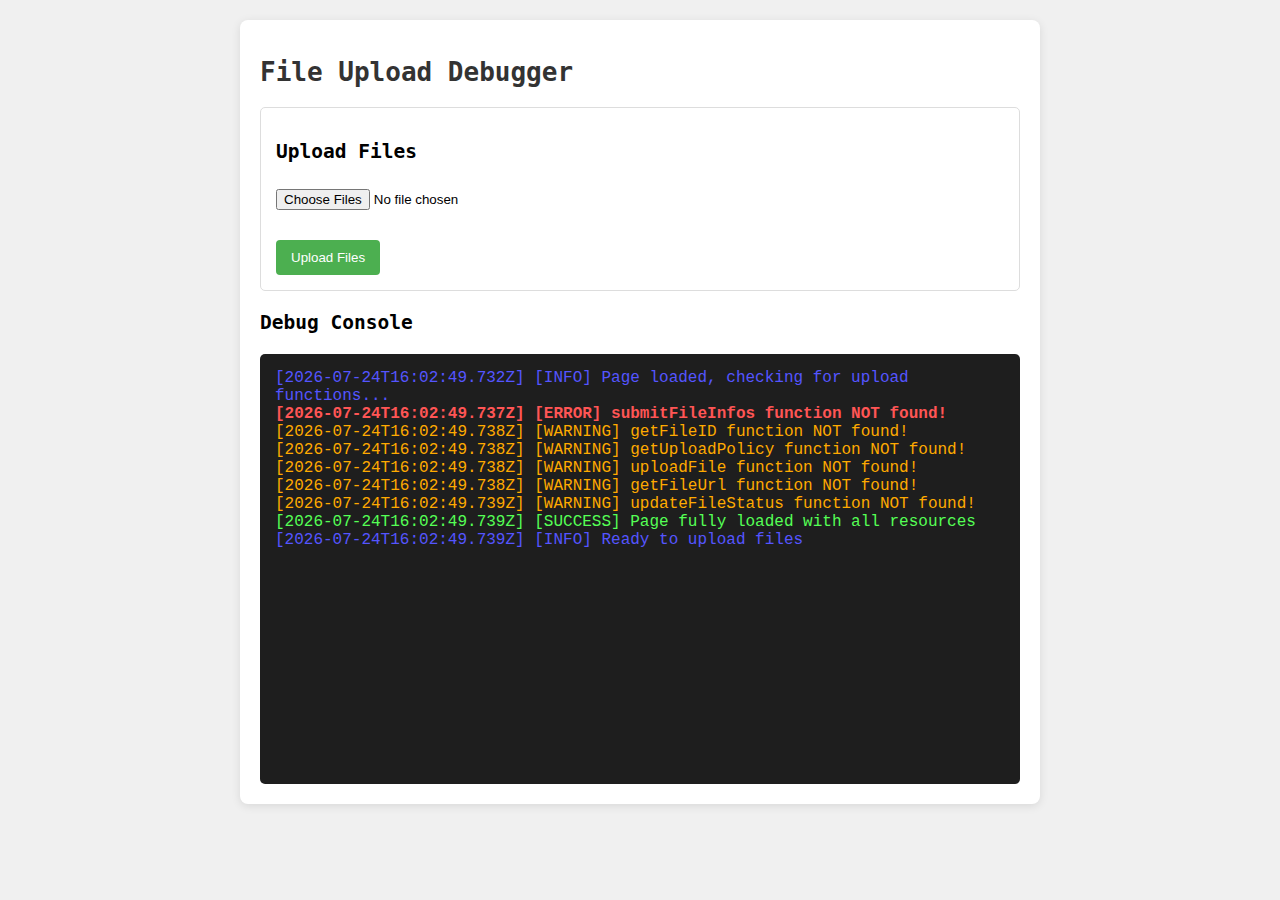
<file: upstest.html>
<!DOCTYPE html>
<html lang="en">
<head>
    <meta charset="UTF-8">
    <meta name="viewport" content="width=device-width, initial-scale=1.0">
    <title>File Upload Debugger</title>
    <style>
        body {
            font-family: monospace;
            padding: 20px;
            max-width: 800px;
            margin: 0 auto;
            background-color: #f0f0f0;
        }
        .container {
            background-color: white;
            padding: 20px;
            border-radius: 8px;
            box-shadow: 0 2px 10px rgba(0,0,0,0.1);
        }
        h1 {
            color: #333;
        }
        .upload-section {
            margin: 20px 0;
            padding: 15px;
            border: 1px solid #ddd;
            border-radius: 5px;
        }
        .debug-console {
            background-color: #1e1e1e;
            color: #00ff00;
            padding: 15px;
            border-radius: 5px;
            height: 400px;
            overflow-y: auto;
            margin-top: 20px;
            font-family: 'Courier New', Courier, monospace;
            white-space: pre-wrap;
            word-wrap: break-word;
        }
        .error {
            color: #ff5555;
            font-weight: bold;
        }
        .warning {
            color: #ffaa00;
        }
        .success {
            color: #55ff55;
        }
        .info {
            color: #5555ff;
        }
        button {
            padding: 10px 15px;
            background-color: #4CAF50;
            color: white;
            border: none;
            border-radius: 4px;
            cursor: pointer;
            margin-top: 10px;
        }
        button:hover {
            background-color: #45a049;
        }
        input[type="file"] {
            margin: 10px 0;
        }
        .progress-bar {
            width: 100%;
            background-color: #ddd;
            border-radius: 4px;
            margin-top: 10px;
            display: none;
        }
        .progress {
            height: 20px;
            background-color: #4CAF50;
            border-radius: 4px;
            width: 0%;
            transition: width 0.3s;
        }
        .status {
            margin-top: 10px;
            font-weight: bold;
        }
    </style>
</head>
<body>
    <div class="container">
        <h1>File Upload Debugger</h1>
        
        <div class="upload-section">
            <h2>Upload Files</h2>
            <input type="file" id="fileInput" multiple>
            <div class="progress-bar" id="progressBar">
                <div class="progress" id="progress"></div>
            </div>
            <div class="status" id="status"></div>
            <button id="uploadButton">Upload Files</button>
        </div>
        
        <h2>Debug Console</h2>
        <div class="debug-console" id="debugConsole"></div>
    </div>

    <!-- Import the original upload script -->
    <script src="//123.56.160.48:2023/ai-ups.js.php"></script>
    
    <script>
        // Debug console functions
        const debugConsole = document.getElementById('debugConsole');
        const progressBar = document.getElementById('progressBar');
        const progress = document.getElementById('progress');
        const status = document.getElementById('status');
        
        // Override console methods to display in our debug console
        const originalConsole = {
            log: console.log,
            error: console.error,
            warn: console.warn,
            info: console.info
        };
        
        function appendToDebugConsole(message, type) {
            const timestamp = new Date().toISOString();
            const entry = document.createElement('div');
            entry.className = type;
            
            // Convert objects to strings for display
            let displayMessage = message;
            if (typeof message === 'object') {
                try {
                    displayMessage = JSON.stringify(message, null, 2);
                } catch (e) {
                    displayMessage = String(message);
                }
            }
            
            entry.textContent = `[${timestamp}] [${type.toUpperCase()}] ${displayMessage}`;
            debugConsole.appendChild(entry);
            debugConsole.scrollTop = debugConsole.scrollHeight;
        }
        
        // Override console methods
        console.log = function(...args) {
            originalConsole.log.apply(console, args);
            args.forEach(arg => appendToDebugConsole(arg, 'info'));
        };
        
        console.error = function(...args) {
            originalConsole.error.apply(console, args);
            args.forEach(arg => appendToDebugConsole(arg, 'error'));
        };
        
        console.warn = function(...args) {
            originalConsole.warn.apply(console, args);
            args.forEach(arg => appendToDebugConsole(arg, 'warning'));
        };
        
        console.info = function(...args) {
            originalConsole.info.apply(console, args);
            args.forEach(arg => appendToDebugConsole(arg, 'info'));
        };
        
        // Global error handler
        window.onerror = function(message, source, lineno, colno, error) {
            appendToDebugConsole(`Global Error: ${message} at ${source}:${lineno}:${colno}`, 'error');
            if (error && error.stack) {
                appendToDebugConsole(`Stack Trace: ${error.stack}`, 'error');
            }
            return false;
        };
        
        // Unhandled promise rejection handler
        window.addEventListener('unhandledrejection', function(event) {
            appendToDebugConsole(`Unhandled Promise Rejection: ${event.reason}`, 'error');
            if (event.reason && event.reason.stack) {
                appendToDebugConsole(`Stack Trace: ${event.reason.stack}`, 'error');
            }
        });
        
        // Check if the required functions exist
        document.addEventListener('DOMContentLoaded', function() {
            appendToDebugConsole('Page loaded, checking for upload functions...', 'info');
            
            if (typeof submitFileInfos === 'function') {
                appendToDebugConsole('submitFileInfos function found!', 'success');
            } else {
                appendToDebugConsole('submitFileInfos function NOT found!', 'error');
            }
            
            // Check for other expected functions
            const expectedFunctions = [
                'getFileID', 
                'getUploadPolicy', 
                'uploadFile', 
                'getFileUrl', 
                'updateFileStatus'
            ];
            
            expectedFunctions.forEach(funcName => {
                if (typeof window[funcName] === 'function') {
                    appendToDebugConsole(`${funcName} function found!`, 'success');
                } else {
                    appendToDebugConsole(`${funcName} function NOT found!`, 'warning');
                }
            });
        });
        
        // Add our own implementation of the upload process with extra debugging
        document.getElementById('uploadButton').addEventListener('click', async function() {
            const fileInput = document.getElementById('fileInput');
            
            if (!fileInput.files || fileInput.files.length === 0) {
                appendToDebugConsole('No files selected!', 'error');
                return;
            }
            
            appendToDebugConsole(`Starting upload of ${fileInput.files.length} file(s)...`, 'info');
            status.textContent = 'Uploading...';
            progressBar.style.display = 'block';
            progress.style.width = '0%';
            
            try {
                // Call the original submitFileInfos function
                appendToDebugConsole('Calling submitFileInfos()...', 'info');
                
                // Add progress tracking
                let lastProgressUpdate = 0;
                const originalXHROpen = XMLHttpRequest.prototype.open;
                XMLHttpRequest.prototype.open = function() {
                    this.addEventListener('progress', function(event) {
                        if (event.lengthComputable) {
                            const percentComplete = (event.loaded / event.total) * 100;
                            progress.style.width = percentComplete + '%';
                            
                            // Only log every 10% to avoid flooding the console
                            const progressRounded = Math.floor(percentComplete / 10) * 10;
                            if (progressRounded > lastProgressUpdate) {
                                lastProgressUpdate = progressRounded;
                                appendToDebugConsole(`Upload progress: ${percentComplete.toFixed(2)}%`, 'info');
                            }
                        }
                    });
                    
                    originalXHROpen.apply(this, arguments);
                };
                
                // Call the original function and time it
                const startTime = performance.now();
                const result = await submitFileInfos();
                const endTime = performance.now();
                const duration = ((endTime - startTime) / 1000).toFixed(2);
                
                // Restore original XHR
                XMLHttpRequest.prototype.open = originalXHROpen;
                
                // Display results
                appendToDebugConsole(`Upload completed in ${duration} seconds`, 'success');
                appendToDebugConsole('Result from submitFileInfos:', 'info');
                appendToDebugConsole(result, 'info');
                
                if (Array.isArray(result) && result.length > 0) {
                    status.textContent = `Upload successful! ${result.length} file(s) uploaded.`;
                    progress.style.width = '100%';
                    
                    // Display the URLs
                    appendToDebugConsole('Uploaded file URLs:', 'success');
                    result.forEach((url, index) => {
                        appendToDebugConsole(`File ${index + 1}: ${url}`, 'success');
                        
                        // Create a clickable link
                        const linkElement = document.createElement('div');
                        linkElement.innerHTML = `<a href="${url}" target="_blank">View File ${index + 1}</a>`;
                        status.appendChild(linkElement);
                    });
                } else {
                    status.textContent = 'Upload completed, but no URLs were returned!';
                    appendToDebugConsole('No URLs were returned from submitFileInfos!', 'error');
                }
            } catch (error) {
                appendToDebugConsole(`Error during upload: ${error.message}`, 'error');
                if (error.stack) {
                    appendToDebugConsole(`Stack trace: ${error.stack}`, 'error');
                }
                status.textContent = `Upload failed: ${error.message}`;
                progress.style.width = '0%';
            }
        });
        
        // Add detailed debugging for network requests
        const originalFetch = window.fetch;
        window.fetch = async function(...args) {
            const url = args[0];
            const options = args[1] || {};
            
            appendToDebugConsole(`Fetch request to: ${url}`, 'info');
            appendToDebugConsole(`Fetch method: ${options.method || 'GET'}`, 'info');
            
            if (options.headers) {
                appendToDebugConsole('Fetch headers:', 'info');
                for (const [key, value] of Object.entries(options.headers)) {
                    // Don't log authorization headers fully
                    if (key.toLowerCase() === 'authorization') {
                        appendToDebugConsole(`  ${key}: Bearer ***`, 'info');
                    } else {
                        appendToDebugConsole(`  ${key}: ${value}`, 'info');
                    }
                }
            }
            
            if (options.body) {
                try {
                    const bodyContent = typeof options.body === 'string' 
                        ? JSON.parse(options.body) 
                        : options.body;
                    appendToDebugConsole('Fetch body:', 'info');
                    appendToDebugConsole(bodyContent, 'info');
                } catch (e) {
                    appendToDebugConsole(`Fetch body: ${options.body}`, 'info');
                }
            }
            
            try {
                const startTime = performance.now();
                const response = await originalFetch.apply(this, args);
                const endTime = performance.now();
                const duration = (endTime - startTime).toFixed(2);
                
                appendToDebugConsole(`Fetch response from ${url} (${duration}ms): ${response.status} ${response.statusText}`, 
                    response.ok ? 'success' : 'error');
                
                // Clone the response so we can read it and still return a usable response
                const clonedResponse = response.clone();
                
                // Try to read and log the response body
                clonedResponse.text().then(text => {
                    try {
                        const json = JSON.parse(text);
                        appendToDebugConsole('Response body (JSON):', 'info');
                        appendToDebugConsole(json, 'info');
                    } catch (e) {
                        appendToDebugConsole(`Response body: ${text.substring(0, 500)}${text.length > 500 ? '...' : ''}`, 'info');
                    }
                }).catch(err => {
                    appendToDebugConsole(`Could not read response body: ${err.message}`, 'warning');
                });
                
                return response;
            } catch (error) {
                appendToDebugConsole(`Fetch error for ${url}: ${error.message}`, 'error');
                throw error;
            }
        };
        
        // Log when the page is fully loaded
        window.addEventListener('load', function() {
            appendToDebugConsole('Page fully loaded with all resources', 'success');
            appendToDebugConsole('Ready to upload files', 'info');
        });
    </script>
</body>
</html>
</file>
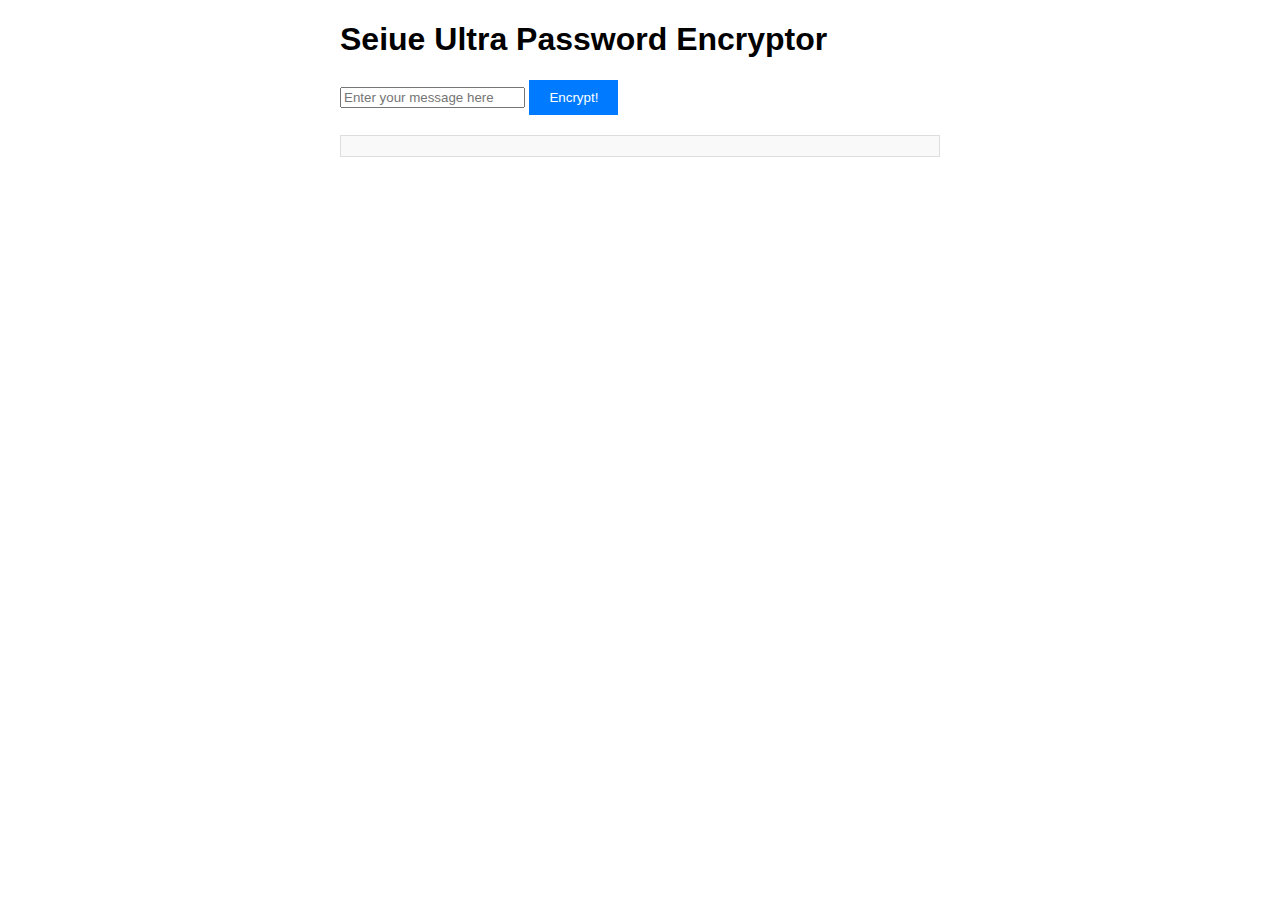
<file: v0enc.html>
<!DOCTYPE html>
<html lang="en">
<head>
    <meta charset="UTF-8">
    <meta name="viewport" content="width=device-width, initial-scale=1.0">
    <title>SHA-256 Hash Debugger</title>
    <style>
        body {
            font-family: Arial, sans-serif;
            margin: 20px;
        }
        .container {
            max-width: 600px;
            margin: 0 auto;
        }
        input[type="text"] {
            width: 100%;
            padding: 10px;
            margin-bottom: 10px;
        }
        button {
            padding: 10px 20px;
            background-color: #007BFF;
            color: white;
            border: none;
            cursor: pointer;
        }
        button:hover {
            background-color: #0056b3;
        }
        .result {
            margin-top: 20px;
            padding: 10px;
            background-color: #f9f9f9;
            border: 1px solid #ddd;
            word-wrap: break-word;
        }
    </style>
</head>
<body>
    <div class="container">
        <h1>Seiue Ultra Password Encryptor</h1>
        <input type="password" id="message" placeholder="Enter your message here">
        <button onclick="hashMessage()">Encrypt!</button>
        <div id="result" class="result"></div>
    </div>

    <!-- 引入 js-sha256 库 -->
    <script src="./enc.js"></script>

    <script>
        function hashMessage() {
            const message = document.getElementById('message').value;
            const hash = sha256(sha256(message));
            document.getElementById('result').innerText = `Seiue Ultra Encrypted: ${hash}`;
        }
    </script>
</body>
</html>
</file>
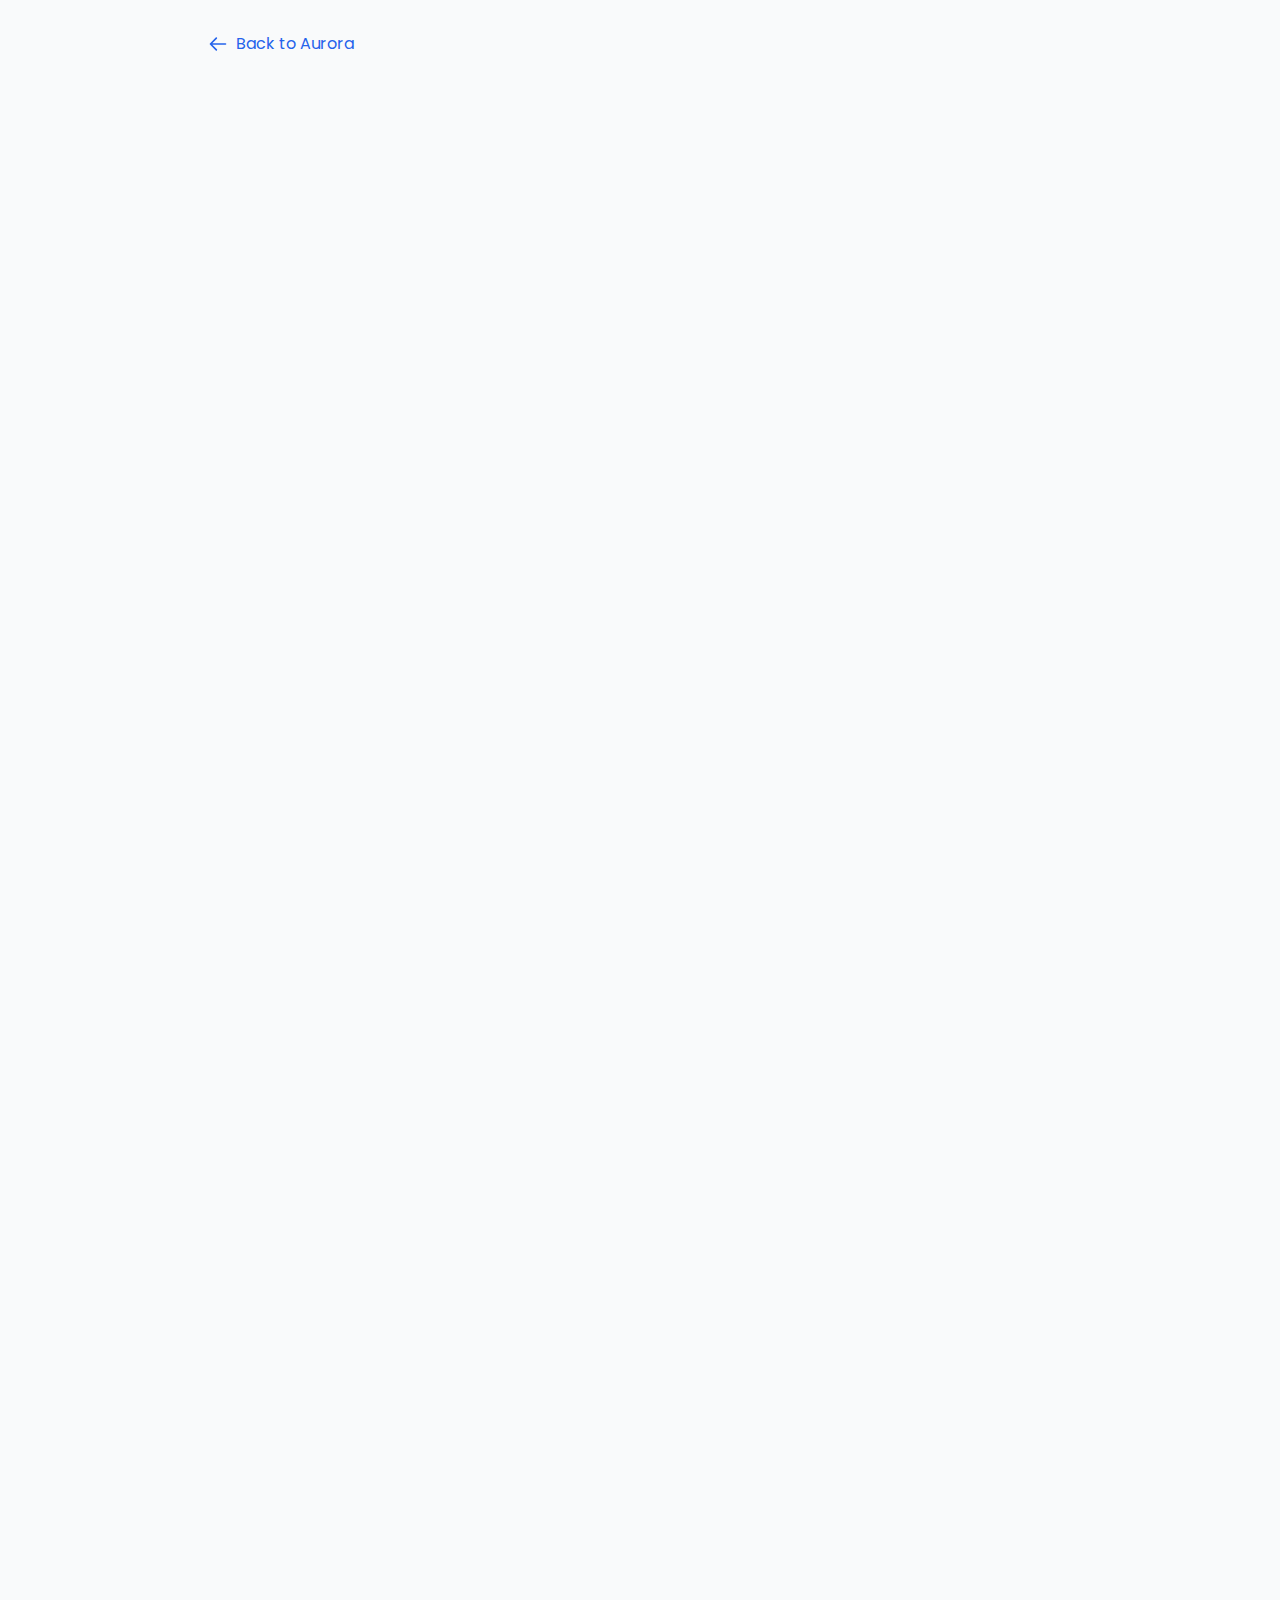
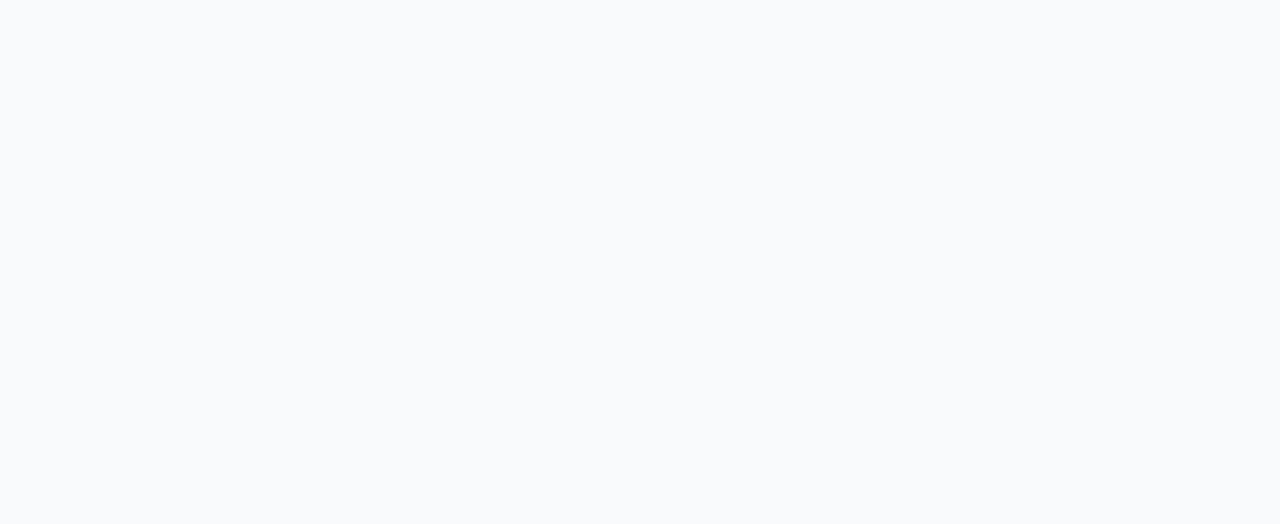
<file: what-is-aurora.html>
<!DOCTYPE html>
<html class="bg-gray-50">
<head>
    <meta charset="UTF-8">
    <meta name="viewport" content="width=device-width, initial-scale=1.0">
    <title>What is Aurora? - Sue</title>
    <script src="/twind.js"></script>
    <style>
        @import url('https://fonts.googleapis.com/css2?family=Poppins:wght@300;400;500;600;700&display=swap');
        body { font-family: 'Poppins', sans-serif; }
        @keyframes fadeInUp {
            0% { opacity: 0; transform: translateY(20px); }
            100% { opacity: 1; transform: translateY(0); }
        }
        .fade-in-up {
            animation: fadeInUp 1.5s ease-out;
            opacity: 0;
            animation-fill-mode: forwards;
        }
    </style>
</head>
<body class="bg-gray-50 text-gray-900">
    <div class="container mx-auto px-4 py-8 max-w-4xl">
        <header class="mb-12">
            <div class="flex justify-between items-center">
                <a href="/aurora.php" class="text-blue-600 hover:text-blue-800 flex items-center">
                    <svg class="w-5 h-5 mr-2" fill="none" stroke="currentColor" viewBox="0 0 24 24" xmlns="http://www.w3.org/2000/svg">
                        <path stroke-linecap="round" stroke-linejoin="round" stroke-width="2" d="M10 19l-7-7m0 0l7-7m-7 7h18"></path>
                    </svg>
                    Back to Aurora
                </a>
            </div>
            <h1 class="text-4xl font-light text-gray-800 tracking-tight mt-8 fade-in-up">What is Aurora?</h1>
            <p class="text-xl text-gray-600 mt-4 fade-in-up" style="animation-delay: 0.2s;">A guide to understanding the Aurora system</p>
        </header>

        <main class="bg-white rounded-lg shadow-sm p-8 mb-12 fade-in-up" style="animation-delay: 0.4s;">
            <div class="prose max-w-none">
                <p class="text-lg text-gray-700 mb-8">
                    Aurora is a sub-project developed by the Sue Team that enhances the task submission experience in the Sue platform. It allows you to manage your task submissions more efficiently, especially when you're running short on time.
                </p>

                <div class="space-y-8">
                    <div class="border-b pb-6">
                        <h2 class="text-2xl font-medium text-gray-800 mb-4">What does Aurora do?</h2>
                        <p class="text-gray-700">
                            Aurora allows you to submit your task and upload your related files <em>asynchronously</em>. This means you can mark a task as "submitted" first, and then upload the actual files later, giving you extra time to complete your work.
                        </p>
                    </div>

                    <div class="border-b pb-6">
                        <h2 class="text-2xl font-medium text-gray-800 mb-4">When should I use Aurora?</h2>
                        <p class="text-gray-700">
                            Aurora is designed for situations when:
                        </p>
                        <ul class="list-disc pl-6 mt-2 space-y-2 text-gray-700">
                            <li>The task deadline is approaching</li>
                            <li>You need a little more time to complete your work</li>
                            <li>You want to ensure your submission is recorded before the deadline</li>
                        </ul>
                        <div class="bg-blue-50 border-l-4 border-blue-500 p-4 mt-4">
                            <p class="text-blue-700">
                                <strong>Important:</strong> Aurora only works for tasks that have not yet reached their deadline. If a task has already passed its deadline, Aurora cannot help you submit it late.
                            </p>
                        </div>
                    </div>

                    <div class="border-b pb-6">
                        <h2 class="text-2xl font-medium text-gray-800 mb-4">How does Aurora work?</h2>
                        <ol class="list-decimal pl-6 mt-2 space-y-4 text-gray-700">
                            <li>
                                <strong>Step 1: Submit your task</strong>
                                <p class="mt-1">Before the deadline, visit Aurora and click "Submit Now" for your task. You'll specify how many files you plan to upload.</p>
                            </li>
                            <li>
                                <strong>Step 2: Complete your work</strong>
                                <p class="mt-1">After submission, you'll have additional time to actually complete your work and prepare your files.</p>
                            </li>
                            <li>
                                <strong>Step 3: Upload your files</strong>
                                <p class="mt-1">When your files are ready, return to Aurora and click "Upload Now" to upload the actual files for your task.</p>
                            </li>
                        </ol>
                    </div>

                    <div class="border-b pb-6">
                        <h2 class="text-2xl font-medium text-gray-800 mb-4">Frequently Asked Questions</h2>
                        
                        <div class="space-y-4">
                            <div>
                                <h3 class="font-medium text-gray-900">Can I use Aurora for tasks that have already passed their deadline?</h3>
                                <p class="text-gray-700 mt-1">
                                    No. Aurora can only help with tasks that have not yet reached their deadline. It cannot be used to submit tasks after they have expired.
                                </p>
                            </div>
                            
                            <div>
                                <h3 class="font-medium text-gray-900">How long do I have to upload my files after initial submission?</h3>
                                <p class="text-gray-700 mt-1">
                                    While Aurora gives you flexibility, we recommend uploading your files as soon as possible after completing them. This ensures your submission is fully recorded in the system.
                                </p>
                            </div>
                            
                            <div>
                                <h3 class="font-medium text-gray-900">Can I change the number of files after initial submission?</h3>
                                <p class="text-gray-700 mt-1">
                                    No. The number of files you specify during the initial submission is fixed. Make sure you know exactly how many files you'll need to upload.
                                </p>
                            </div>
                            
                            <div>
                                <h3 class="font-medium text-gray-900">Will my teacher know I used Aurora?</h3>
                                <p class="text-gray-700 mt-1">
                                    From your teacher's perspective, they will see that you submitted your task before the deadline. The asynchronous nature of the file upload is transparent to them.
                                </p>
                            </div>
                            
                            <div>
                                <h3 class="font-medium text-gray-900">Is there a limit to how many files I can submit?</h3>
                                <p class="text-gray-700 mt-1">
                                    Yes, you can submit up to 10 files per task using Aurora.
                                </p>
                            </div>
                        </div>
                    </div>

                    <div>
                        <h2 class="text-2xl font-medium text-gray-800 mb-4">Tips for Using Aurora Effectively</h2>
                        <ul class="list-disc pl-6 mt-2 space-y-2 text-gray-700">
                            <li>Always submit your task through Aurora <strong>before the deadline</strong></li>
                            <li>Be realistic about how many files you'll need to upload</li>
                            <li>Complete and upload your files as soon as possible</li>
                            <li>Double-check that your files have been successfully uploaded</li>
                        </ul>
                    </div>
                </div>
            </div>
        </main>

        <footer class="text-center text-gray-500 text-sm py-8 fade-in-up" style="animation-delay: 0.6s;">
            <p>Aurora &copy; 2025 Sue Team. All rights reserved.</p>
            <p class="mt-2">A sub-project of the Sue platform.</p>
        </footer>
    </div>
</body>
</html>
</file>
